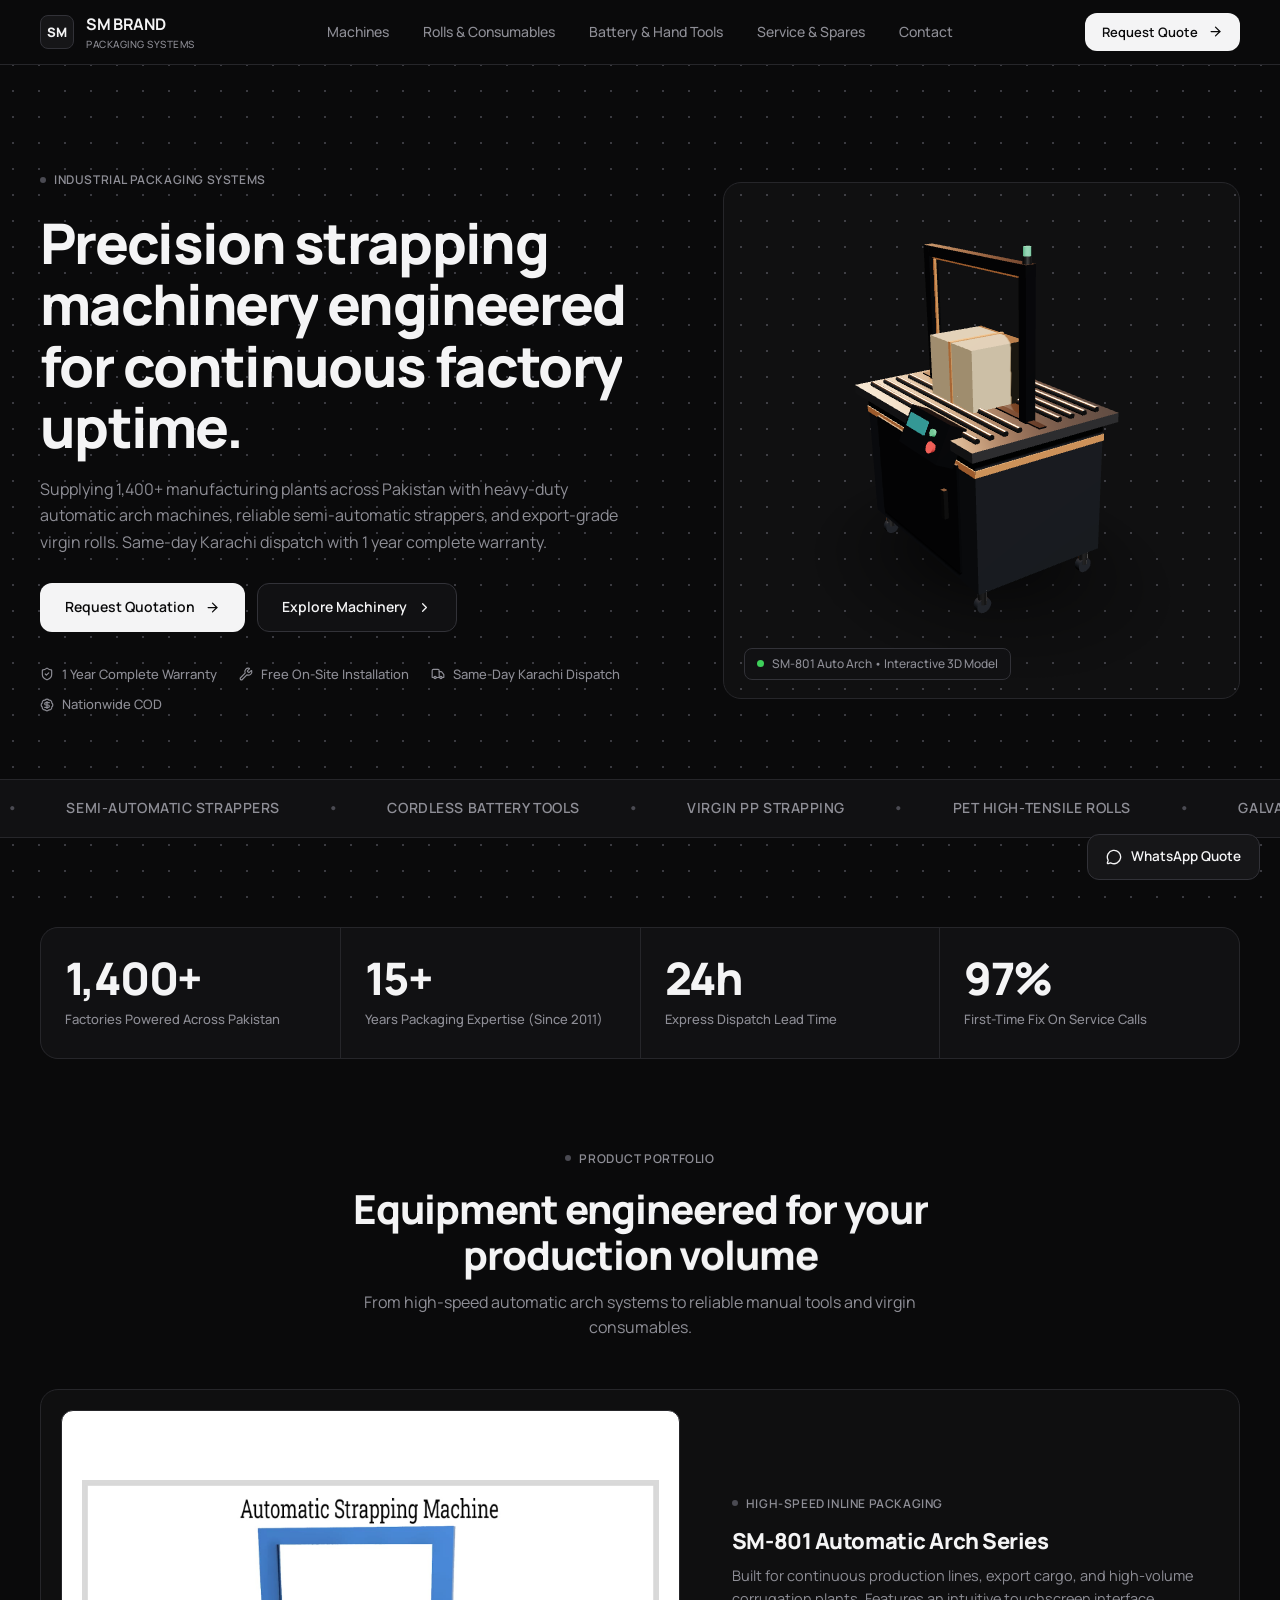
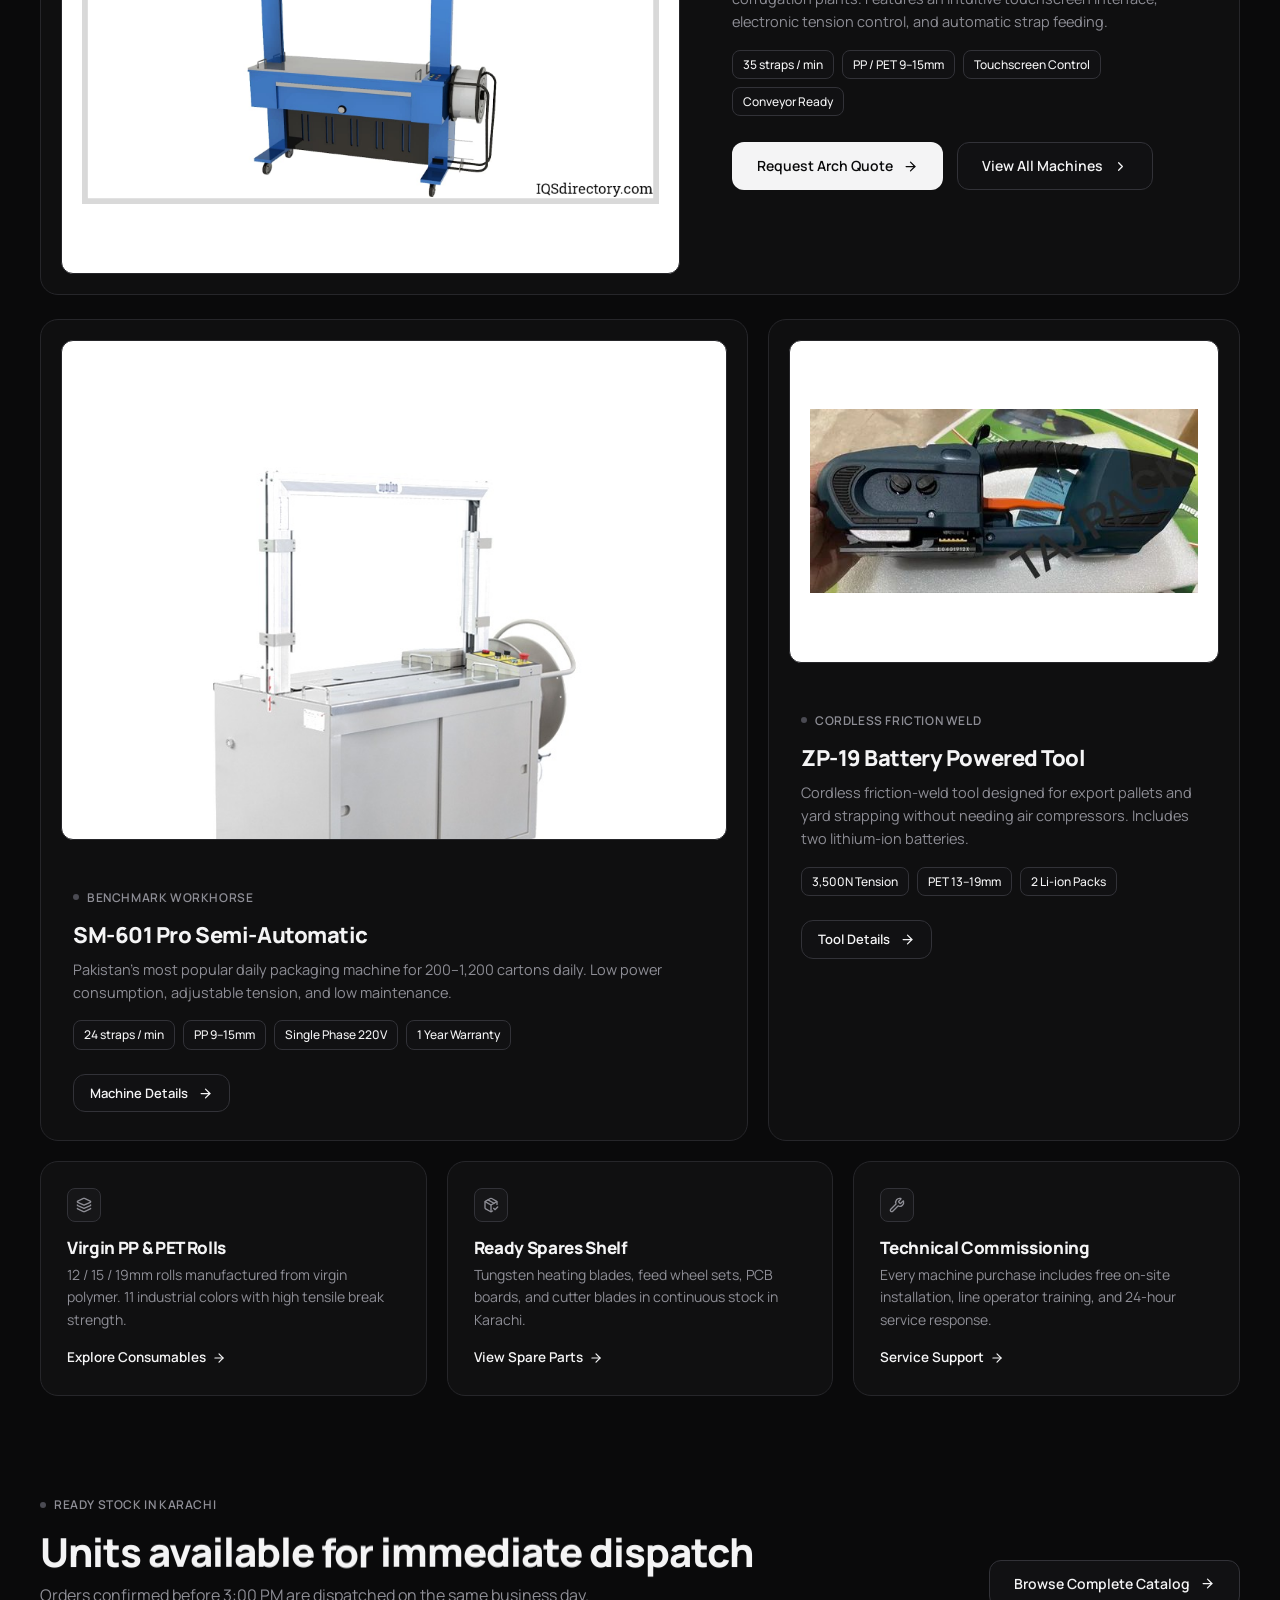
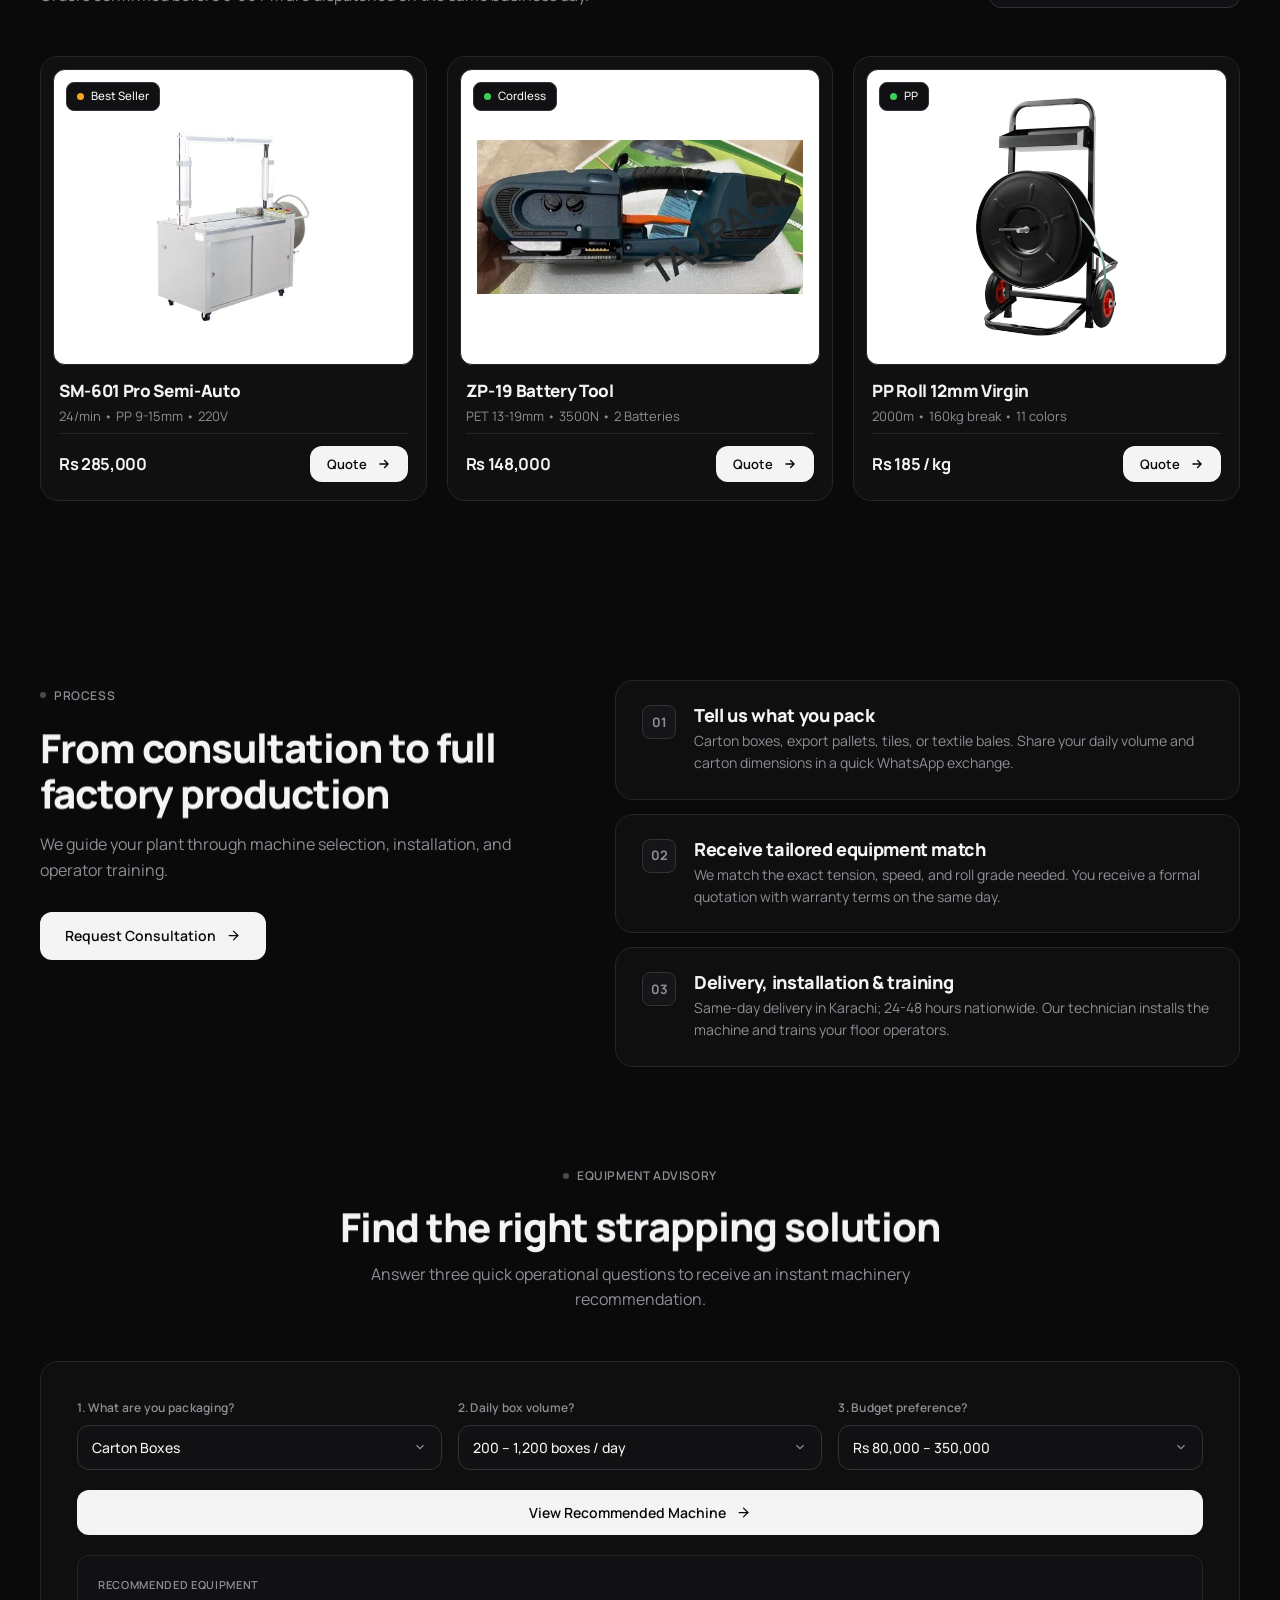
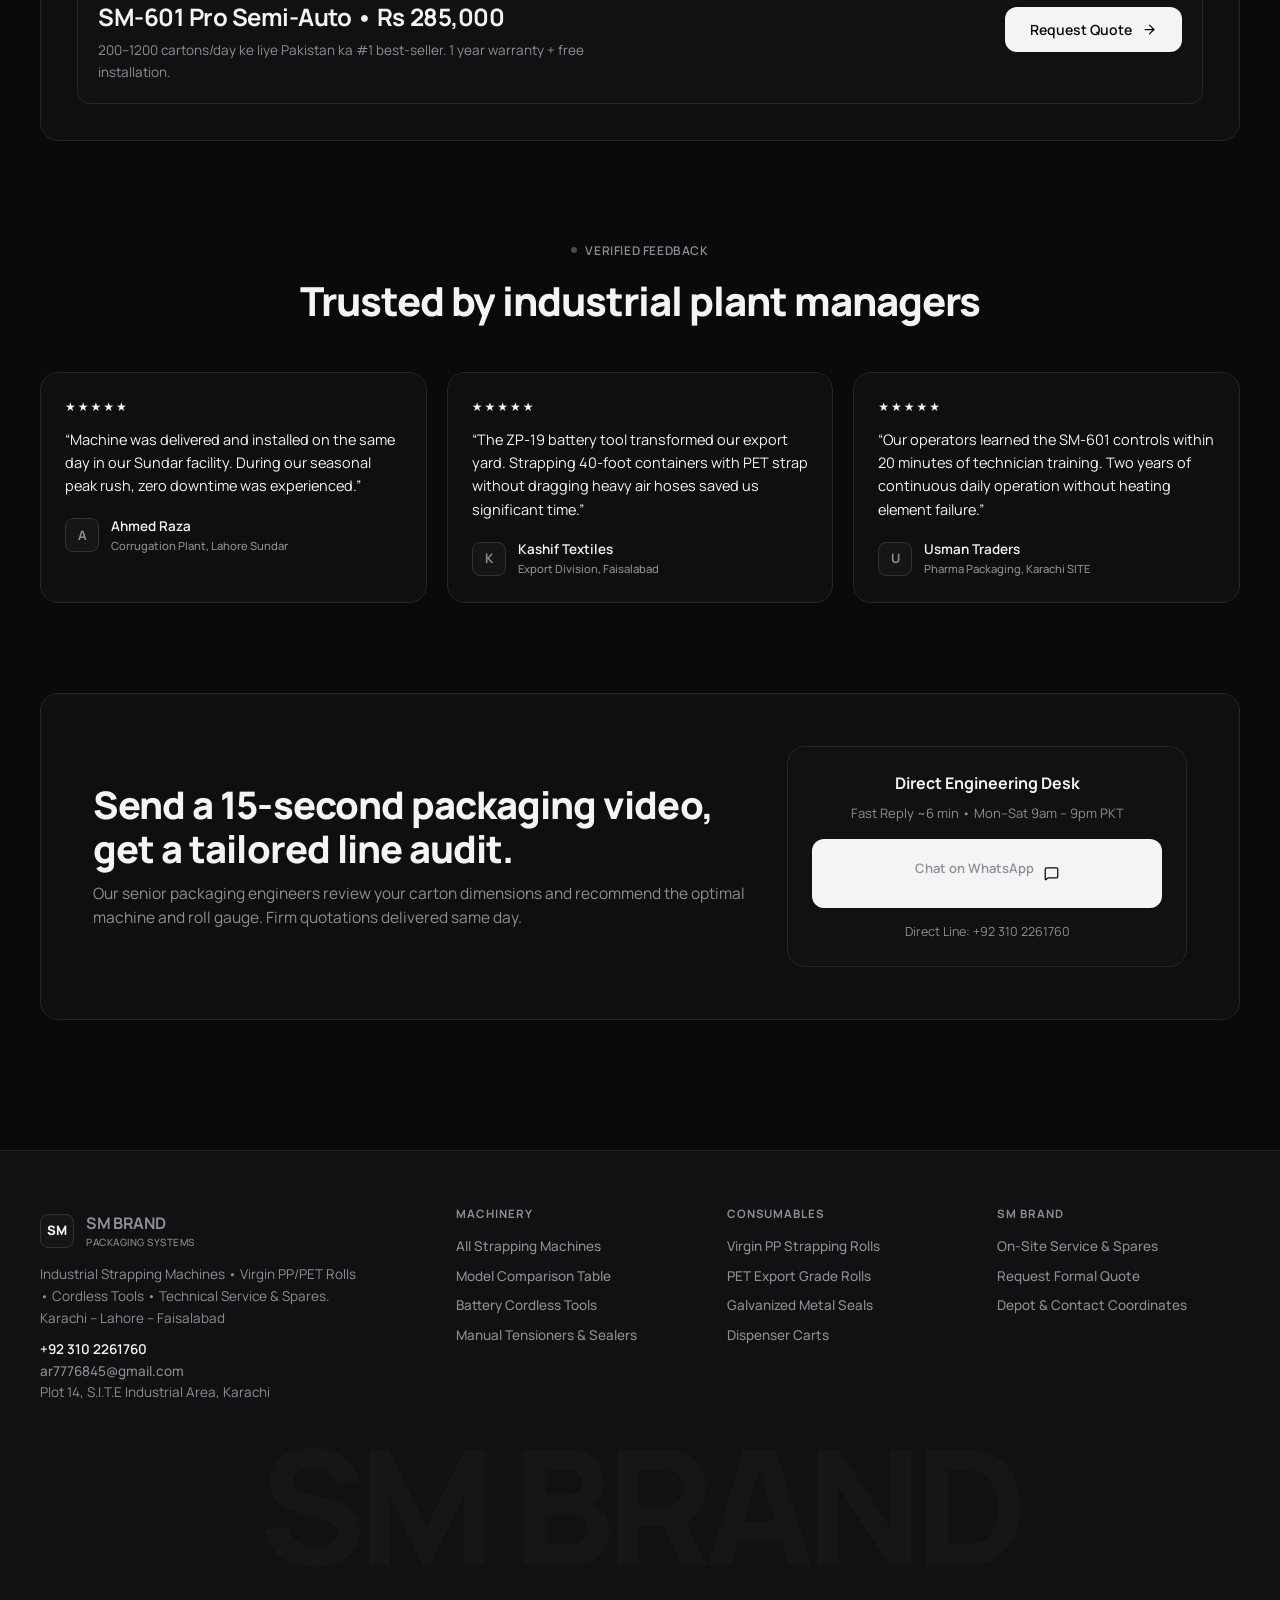
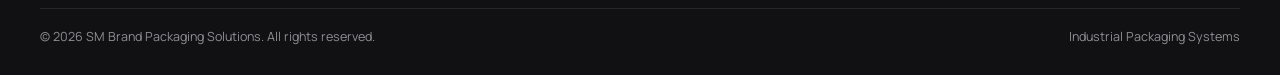
<file: index.html>
<!DOCTYPE html>
<html lang="en">
<head>
<meta charset="UTF-8">
<meta name="viewport" content="width=device-width, initial-scale=1">
<title>SM BRAND — Industrial Strapping Machines, Rolls &amp; Packaging Systems</title>
<meta name="description" content="Pakistan's trusted industrial strapping partner. Automatic arch machines, semi-automatic strapping systems, virgin PP/PET rolls, and cordless battery tools. Karachi, Lahore, Faisalabad.">
<meta name="theme-color" content="#101113">
<script>document.documentElement.classList.add('js')</script>
<link rel="preconnect" href="https://fonts.googleapis.com">
<link rel="preconnect" href="https://fonts.gstatic.com" crossorigin>
<link href="https://fonts.googleapis.com/css2?family=Manrope:wght@400;500;600;700;800&display=swap" rel="stylesheet">
<link rel="stylesheet" href="assets/css/sm.css">
</head>
<body>
<div class="progress" aria-hidden="true"></div>
<div class="cursor-glow" aria-hidden="true"></div>
<div class="grain" aria-hidden="true"></div>
<div class="curtain" aria-hidden="true"></div>

<!-- Header / Navigation -->
<header class="header">
  <div class="container">
    <div class="nav">
      <a href="index.html" class="brand" aria-label="SM Brand home">
        <span class="brand-mark">SM</span>
        <span>SM BRAND<small>Packaging Systems</small></span>
      </a>
      <nav class="nav-links" aria-label="Main Navigation">
        <a href="machines.html">Machines</a>
        <a href="rolls.html">Rolls &amp; Consumables</a>
        <a href="tools.html">Battery &amp; Hand Tools</a>
        <a href="service.html">Service &amp; Spares</a>
        <a href="contact.html">Contact</a>
      </nav>
      <div class="nav-right">
        <a class="btn btn-primary btn-sm" data-magnetic href="contact.html#quote">
          <span>Request Quote</span>
          <i data-lucide="arrow-right"></i>
        </a>
        <button class="burger" aria-label="Toggle menu" aria-expanded="false">
          <span></span>
        </button>
      </div>
    </div>
  </div>
</header>

<!-- Mobile Navigation Drawer -->
<div class="mobile-menu" aria-hidden="false">
  <a href="machines.html">Machines</a>
  <a href="rolls.html">Rolls &amp; Consumables</a>
  <a href="tools.html">Battery &amp; Hand Tools</a>
  <a href="service.html">Service &amp; Spares</a>
  <a href="contact.html">Contact</a>
  <a href="contact.html#quote" style="color:var(--orange)">Request Quote →</a>
</div>

<main>

<!-- Hero Section: Spacious & Human-Designed -->
<section class="hero">
  <div class="container hero-grid">
    <div>
      <span class="eyebrow" data-in>
        <i class="dot"></i> Industrial Packaging Systems
      </span>
      <h1 class="h-display" data-split data-delay=".1">
        Precision strapping machinery engineered for continuous factory uptime.
      </h1>
      <p class="lead" data-in>
        Supplying 1,400+ manufacturing plants across Pakistan with heavy-duty automatic arch machines, reliable semi-automatic strappers, and export-grade virgin rolls. Same-day Karachi dispatch with 1 year complete warranty.
      </p>
      <div class="hero-ctas" data-in>
        <a class="btn btn-primary" data-magnetic href="https://wa.me/923102261760?text=Salam%20SM%20Brand,%20industrial%20strapping%20machine%20quote%20chahiye" target="_blank" rel="noopener">
          <span>Request Quotation</span>
          <i data-lucide="arrow-right"></i>
        </a>
        <a class="btn btn-ghost" data-magnetic href="machines.html">
          <span>Explore Machinery</span>
          <i data-lucide="chevron-right"></i>
        </a>
      </div>
      <div class="checks" data-in>
        <span><i data-lucide="shield-check"></i> 1 Year Complete Warranty</span>
        <span><i data-lucide="wrench"></i> Free On-Site Installation</span>
        <span><i data-lucide="truck"></i> Same-Day Karachi Dispatch</span>
        <span><i data-lucide="badge-dollar-sign"></i> Nationwide COD</span>
      </div>
    </div>

    <!-- 3D Interactive Model Visual Frame -->
    <div class="hero-visual" data-in>
      <div class="hero-3d-wrapper" id="hero3dWrapper">
        <div id="hero3dContainer" title="Drag to inspect industrial strapping machine"></div>

        <!-- Static Fallback for no WebGL / Reduced Motion -->
        <div class="hero-fallback-card">
          <div class="plate">
            <img src="assets/img/machine-semi.jpg" alt="SM-601 Pro Semi-Automatic Strapping Machine" fetchpriority="high">
          </div>
        </div>

        <!-- Restrained Pedestal Metadata -->
        <div class="pedestal-tag">
          <span class="badge-indicator"></span>
          <span>SM-801 Auto Arch • Interactive 3D Model</span>
        </div>
      </div>
    </div>
  </div>
</section>

<!-- Industrial Ticker -->
<div class="marquee" aria-hidden="true">
  <div class="marquee-track">
    <span>Automatic Arch Machines</span>
    <span>Semi-Automatic Strappers</span>
    <span>Cordless Battery Tools</span>
    <span>Virgin PP Strapping</span>
    <span>PET High-Tensile Rolls</span>
    <span>Galvanized Seals</span>
    <span>Genuine Spares Stock</span>
    <span>Free On-Site Commissioning</span>
    <span>Automatic Arch Machines</span>
    <span>Semi-Automatic Strappers</span>
    <span>Cordless Battery Tools</span>
    <span>Virgin PP Strapping</span>
    <span>PET High-Tensile Rolls</span>
    <span>Galvanized Seals</span>
    <span>Genuine Spares Stock</span>
    <span>Free On-Site Commissioning</span>
  </div>
</div>

<!-- Key Operational Metrics -->
<section class="section" style="padding-bottom:0">
  <div class="container">
    <div class="stats" data-reveal>
      <div class="stat">
        <b data-count="1400" data-suffix="+">0</b>
        <span>Factories Powered Across Pakistan</span>
      </div>
      <div class="stat">
        <b data-count="15" data-suffix="+">0</b>
        <span>Years Packaging Expertise (Since 2011)</span>
      </div>
      <div class="stat">
        <b data-count="24" data-suffix="h">0</b>
        <span>Express Dispatch Lead Time</span>
      </div>
      <div class="stat">
        <b data-count="97" data-suffix="%">0</b>
        <span>First-Time Fix On Service Calls</span>
      </div>
    </div>
  </div>
</section>

<!-- Editorial Machinery Showcase -->
<section class="section">
  <div class="container">
    <div class="section-head">
      <span class="eyebrow" data-reveal><i class="dot"></i> Product Portfolio</span>
      <h2 class="h-section" data-split>Equipment engineered for your production volume</h2>
      <p data-reveal>From high-speed automatic arch systems to reliable manual tools and virgin consumables.</p>
    </div>

    <!-- Featured Hero Spotlight Card -->
    <div class="showcase-card featured" data-reveal>
      <div class="showcase-media">
        <div class="plate">
          <img src="assets/img/machine-auto.jpg" alt="SM-801 Automatic Arch Strapping Machine" loading="lazy">
        </div>
      </div>
      <div class="showcase-body">
        <span class="eyebrow"><i class="dot"></i> High-Speed Inline Packaging</span>
        <h3>SM-801 Automatic Arch Series</h3>
        <p>Built for continuous production lines, export cargo, and high-volume corrugation plants. Features an intuitive touchscreen interface, electronic tension control, and automatic strap feeding.</p>
        <div class="spec-pills">
          <span class="spec-pill">35 straps / min</span>
          <span class="spec-pill">PP / PET 9–15mm</span>
          <span class="spec-pill">Touchscreen Control</span>
          <span class="spec-pill">Conveyor Ready</span>
        </div>
        <div style="margin-top:16px;display:flex;gap:14px;flex-wrap:wrap">
          <a class="btn btn-primary" href="contact.html#quote">
            <span>Request Arch Quote</span>
            <i data-lucide="arrow-right"></i>
          </a>
          <a class="btn btn-ghost" href="machines.html">
            <span>View All Machines</span>
            <i data-lucide="chevron-right"></i>
          </a>
        </div>
      </div>
    </div>

    <!-- Secondary Tier: Asymmetric 2-Card Row -->
    <div class="showcase-grid" style="margin-top:24px">
      <!-- Card 1: Semi-Auto -->
      <div class="showcase-card" data-reveal>
        <div class="showcase-media">
          <div class="plate">
            <img src="assets/img/machine-semi.jpg" alt="SM-601 Pro Semi-Automatic Strapping Machine" loading="lazy">
          </div>
        </div>
        <div class="showcase-body">
          <span class="eyebrow"><i class="dot"></i> Benchmark Workhorse</span>
          <h3>SM-601 Pro Semi-Automatic</h3>
          <p>Pakistan's most popular daily packaging machine for 200–1,200 cartons daily. Low power consumption, adjustable tension, and low maintenance.</p>
          <div class="spec-pills">
            <span class="spec-pill">24 straps / min</span>
            <span class="spec-pill">PP 9–15mm</span>
            <span class="spec-pill">Single Phase 220V</span>
            <span class="spec-pill">1 Year Warranty</span>
          </div>
          <div style="margin-top:14px">
            <a class="btn btn-ghost btn-sm" href="machines.html">
              <span>Machine Details</span>
              <i data-lucide="arrow-right"></i>
            </a>
          </div>
        </div>
      </div>

      <!-- Card 2: Battery Tools -->
      <div class="showcase-card" data-reveal>
        <div class="showcase-media">
          <div class="plate">
            <img src="assets/img/tool-battery.jpg" alt="ZP-19 Cordless Battery Strapping Tool" loading="lazy">
          </div>
        </div>
        <div class="showcase-body">
          <span class="eyebrow"><i class="dot"></i> Cordless Friction Weld</span>
          <h3>ZP-19 Battery Powered Tool</h3>
          <p>Cordless friction-weld tool designed for export pallets and yard strapping without needing air compressors. Includes two lithium-ion batteries.</p>
          <div class="spec-pills">
            <span class="spec-pill">3,500N Tension</span>
            <span class="spec-pill">PET 13–19mm</span>
            <span class="spec-pill">2 Li-ion Packs</span>
          </div>
          <div style="margin-top:14px">
            <a class="btn btn-ghost btn-sm" href="tools.html">
              <span>Tool Details</span>
              <i data-lucide="arrow-right"></i>
            </a>
          </div>
        </div>
      </div>
    </div>

    <!-- Tertiary Tier: 3 Clean Modules -->
    <div class="modules-row">
      <div class="module-card" data-reveal>
        <div>
          <div class="module-icon"><i data-lucide="layers"></i></div>
          <h4 style="margin-top:16px">Virgin PP &amp; PET Rolls</h4>
          <p style="margin-top:6px">12 / 15 / 19mm rolls manufactured from virgin polymer. 11 industrial colors with high tensile break strength.</p>
        </div>
        <a href="rolls.html" style="font-size:13.5px;font-weight:600;color:var(--orange);display:flex;align-items:center;gap:6px">
          <span>Explore Consumables</span>
          <i data-lucide="arrow-right" style="width:14px;height:14px"></i>
        </a>
      </div>

      <div class="module-card" data-reveal>
        <div>
          <div class="module-icon"><i data-lucide="package-check"></i></div>
          <h4 style="margin-top:16px">Ready Spares Shelf</h4>
          <p style="margin-top:6px">Tungsten heating blades, feed wheel sets, PCB boards, and cutter blades in continuous stock in Karachi.</p>
        </div>
        <a href="service.html" style="font-size:13.5px;font-weight:600;color:var(--orange);display:flex;align-items:center;gap:6px">
          <span>View Spare Parts</span>
          <i data-lucide="arrow-right" style="width:14px;height:14px"></i>
        </a>
      </div>

      <div class="module-card" data-reveal>
        <div>
          <div class="module-icon"><i data-lucide="wrench"></i></div>
          <h4 style="margin-top:16px">Technical Commissioning</h4>
          <p style="margin-top:6px">Every machine purchase includes free on-site installation, line operator training, and 24-hour service response.</p>
        </div>
        <a href="service.html" style="font-size:13.5px;font-weight:600;color:var(--orange);display:flex;align-items:center;gap:6px">
          <span>Service Support</span>
          <i data-lucide="arrow-right" style="width:14px;height:14px"></i>
        </a>
      </div>
    </div>
  </div>
</section>

<!-- Ready Stock Section -->
<section class="section" style="padding-top:10px">
  <div class="container">
    <div class="section-head left" style="max-width:none;flex-direction:row;justify-content:space-between;align-items:flex-end;flex-wrap:wrap;gap:20px">
      <div style="display:flex;flex-direction:column;gap:8px;align-items:flex-start">
        <span class="eyebrow" data-reveal><i class="dot"></i> Ready Stock In Karachi</span>
        <h2 class="h-section" data-split>Units available for immediate dispatch</h2>
        <p style="color:var(--muted)" data-reveal>Orders confirmed before 3:00 PM are dispatched on the same business day.</p>
      </div>
      <a class="btn btn-ghost" href="machines.html" data-reveal>
        <span>Browse Complete Catalog</span>
        <i data-lucide="arrow-right"></i>
      </a>
    </div>
    <div class="grid-3" id="homeProducts" style="margin-top:36px"></div>
  </div>
</section>

<!-- Process Timeline -->
<section class="section process">
  <div class="container process-wrap">
    <div class="process-left">
      <span class="eyebrow" data-reveal><i class="dot"></i> Process</span>
      <h2 class="h-section" data-split>From consultation to full factory production</h2>
      <p class="lead" data-reveal>We guide your plant through machine selection, installation, and operator training.</p>
      <a class="btn btn-primary" style="margin-top:28px" data-magnetic href="contact.html#quote" data-reveal>
        <span>Request Consultation</span>
        <i data-lucide="arrow-right"></i>
      </a>
    </div>
    <div class="steps">
      <div class="step">
        <div class="num">01</div>
        <div>
          <h3>Tell us what you pack</h3>
          <p>Carton boxes, export pallets, tiles, or textile bales. Share your daily volume and carton dimensions in a quick WhatsApp exchange.</p>
        </div>
      </div>
      <div class="step">
        <div class="num">02</div>
        <div>
          <h3>Receive tailored equipment match</h3>
          <p>We match the exact tension, speed, and roll grade needed. You receive a formal quotation with warranty terms on the same day.</p>
        </div>
      </div>
      <div class="step">
        <div class="num">03</div>
        <div>
          <h3>Delivery, installation &amp; training</h3>
          <p>Same-day delivery in Karachi; 24-48 hours nationwide. Our technician installs the machine and trains your floor operators.</p>
        </div>
      </div>
    </div>
  </div>
</section>

<!-- Smart Equipment Finder -->
<section class="section" style="padding-top:10px">
  <div class="container">
    <div class="section-head">
      <span class="eyebrow" data-reveal><i class="dot"></i> Equipment Advisory</span>
      <h2 class="h-section" data-split>Find the right strapping solution</h2>
      <p data-reveal>Answer three quick operational questions to receive an instant machinery recommendation.</p>
    </div>
    <div class="finder" data-reveal>
      <div class="finder-steps">
        <div class="field">
          <label for="f_product">1. What are you packaging?</label>
          <select id="f_product">
            <option>Carton Boxes</option>
            <option>Pallets / Export</option>
            <option>Bricks / Tiles</option>
            <option>Textile Bales</option>
            <option>Steel / Heavy</option>
          </select>
        </div>
        <div class="field">
          <label for="f_volume">2. Daily box volume?</label>
          <select id="f_volume">
            <option value="low">Under 200 boxes / day</option>
            <option value="mid" selected>200 – 1,200 boxes / day</option>
            <option value="high">1,200+ boxes / day</option>
          </select>
        </div>
        <div class="field">
          <label for="f_budget">3. Budget preference?</label>
          <select id="f_budget">
            <option value="low">Under Rs 80,000</option>
            <option value="mid" selected>Rs 80,000 – 350,000</option>
            <option value="high">Rs 350,000+</option>
          </select>
        </div>
      </div>
      <div style="margin-top:20px">
        <button class="btn btn-primary btn-block" id="finderBtn" type="button">
          <span>View Recommended Machine</span>
          <i data-lucide="arrow-right"></i>
        </button>
      </div>
      <div class="result" id="finderResult">
        <div>
          <div class="lbl">RECOMMENDED EQUIPMENT</div>
          <div class="rec-name"></div>
          <div class="rec-note"></div>
        </div>
        <button class="btn btn-primary rec-wa" type="button" data-quote="SM-601 Pro Semi-Auto">
          <span>Request Quote</span>
          <i data-lucide="arrow-right"></i>
        </button>
      </div>
    </div>
  </div>
</section>

<!-- Client Trust & Testimonials -->
<section class="section" style="padding-top:10px">
  <div class="container">
    <div class="section-head">
      <span class="eyebrow" data-reveal><i class="dot"></i> Verified Feedback</span>
      <h2 class="h-section" data-split>Trusted by industrial plant managers</h2>
    </div>
    <div class="grid-3" data-stagger>
      <div class="quote">
        <div class="stars">★★★★★</div>
        <p>“Machine was delivered and installed on the same day in our Sundar facility. During our seasonal peak rush, zero downtime was experienced.”</p>
        <div class="who">
          <span class="av">A</span>
          <div>Ahmed Raza<small>Corrugation Plant, Lahore Sundar</small></div>
        </div>
      </div>
      <div class="quote">
        <div class="stars">★★★★★</div>
        <p>“The ZP-19 battery tool transformed our export yard. Strapping 40-foot containers with PET strap without dragging heavy air hoses saved us significant time.”</p>
        <div class="who">
          <span class="av">K</span>
          <div>Kashif Textiles<small>Export Division, Faisalabad</small></div>
        </div>
      </div>
      <div class="quote">
        <div class="stars">★★★★★</div>
        <p>“Our operators learned the SM-601 controls within 20 minutes of technician training. Two years of continuous daily operation without heating element failure.”</p>
        <div class="who">
          <span class="av">U</span>
          <div>Usman Traders<small>Pharma Packaging, Karachi SITE</small></div>
        </div>
      </div>
    </div>
  </div>
</section>

<!-- Callout Banner -->
<section class="section" style="padding-top:0">
  <div class="container">
    <div class="cta" data-reveal="scale">
      <div class="cta-grid">
        <div>
          <h2>Send a 15-second packaging video, get a tailored line audit.</h2>
          <p>Our senior packaging engineers review your carton dimensions and recommend the optimal machine and roll gauge. Firm quotations delivered same day.</p>
        </div>
        <div class="cta-box">
          <b>Direct Engineering Desk</b>
          <span>Fast Reply ~6 min • Mon–Sat 9am – 9pm PKT</span>
          <a class="btn btn-primary btn-block" data-magnetic href="https://wa.me/923102261760?text=Salam%20SM%20Brand,%20packaging%20audit%20quote%20chahiye" target="_blank" rel="noopener">
            <span>Chat on WhatsApp</span>
            <i data-lucide="message-square"></i>
          </a>
          <div style="font-size:12.5px;color:var(--muted);margin-top:14px">Direct Line: +92 310 2261760</div>
        </div>
      </div>
    </div>
  </div>
</section>

</main>

<!-- Global Footer -->
<footer>
  <div class="container">
    <div class="footer-grid">
      <div>
        <a href="index.html" class="brand">
          <span class="brand-mark">SM</span>
          <span>SM BRAND<small>Packaging Systems</small></span>
        </a>
        <p>Industrial Strapping Machines • Virgin PP/PET Rolls • Cordless Tools • Technical Service &amp; Spares.<br>Karachi – Lahore – Faisalabad</p>
        <p style="color:var(--ink);font-weight:600">
          +92 310 2261760<br>
          <a href="mailto:ar7776845@gmail.com" style="display:inline;padding:0">ar7776845@gmail.com</a><br>
          <span style="font-weight:400;color:var(--muted)">Plot 14, S.I.T.E Industrial Area, Karachi</span>
        </p>
      </div>
      <div>
        <h5>Machinery</h5>
        <a href="machines.html">All Strapping Machines</a>
        <a href="machines.html#compare">Model Comparison Table</a>
        <a href="tools.html">Battery Cordless Tools</a>
        <a href="tools.html#hand">Manual Tensioners &amp; Sealers</a>
      </div>
      <div>
        <h5>Consumables</h5>
        <a href="rolls.html">Virgin PP Strapping Rolls</a>
        <a href="rolls.html">PET Export Grade Rolls</a>
        <a href="rolls.html">Galvanized Metal Seals</a>
        <a href="rolls.html">Dispenser Carts</a>
      </div>
      <div>
        <h5>SM Brand</h5>
        <a href="service.html">On-Site Service &amp; Spares</a>
        <a href="contact.html#quote">Request Formal Quote</a>
        <a href="contact.html">Depot &amp; Contact Coordinates</a>
      </div>
    </div>
    <div class="giant" aria-hidden="true">SM BRAND</div>
    <div class="copy">
      <span>© 2026 SM Brand Packaging Solutions. All rights reserved.</span>
      <span>Industrial Packaging Systems</span>
    </div>
  </div>
</footer>

<!-- Floating WhatsApp Widget -->
<a class="wa" id="waFloat" href="https://wa.me/923102261760?text=Salam%20SM%20Brand,%20quote%20chahiye" target="_blank" rel="noopener" aria-label="WhatsApp engineering quote">
  <i data-lucide="message-circle"></i>
  <span>WhatsApp Quote</span>
</a>

<!-- Scripts -->
<script src="assets/js/vendor/three.min.js"></script>
<script src="assets/js/vendor/gsap.min.js"></script>
<script src="assets/js/vendor/ScrollTrigger.min.js"></script>
<script src="assets/js/vendor/lenis.min.js"></script>
<script src="assets/js/vendor/lucide.min.js"></script>
<script src="assets/js/sm-config.js"></script>
<script src="assets/js/sm-data.js"></script>
<script src="assets/js/sm-hero-3d.js"></script>
<script src="assets/js/sm.js"></script>
<script>
(function(){
  var want = [['machines','sm601'],['battery','zp-19-battery-tool'],['rolls','pp-roll-12mm-virgin']];
  var box = document.getElementById('homeProducts');
  if(!box) return;
  box.innerHTML = '<div class="skeleton"></div><div class="skeleton"></div><div class="skeleton"></div>';
  SM.fetchProducts('').then(function(all){
    var picks = want.map(function(w){
      return all.filter(function(p){return p.slug===w[1];})[0] || all.filter(function(p){return p.category===w[0];})[0];
    }).filter(Boolean);
    if(!picks.length) picks = all.slice(0,3);
    SM.renderCards(box, picks);
  });
})();
</script>
</body>
</html>
</file>
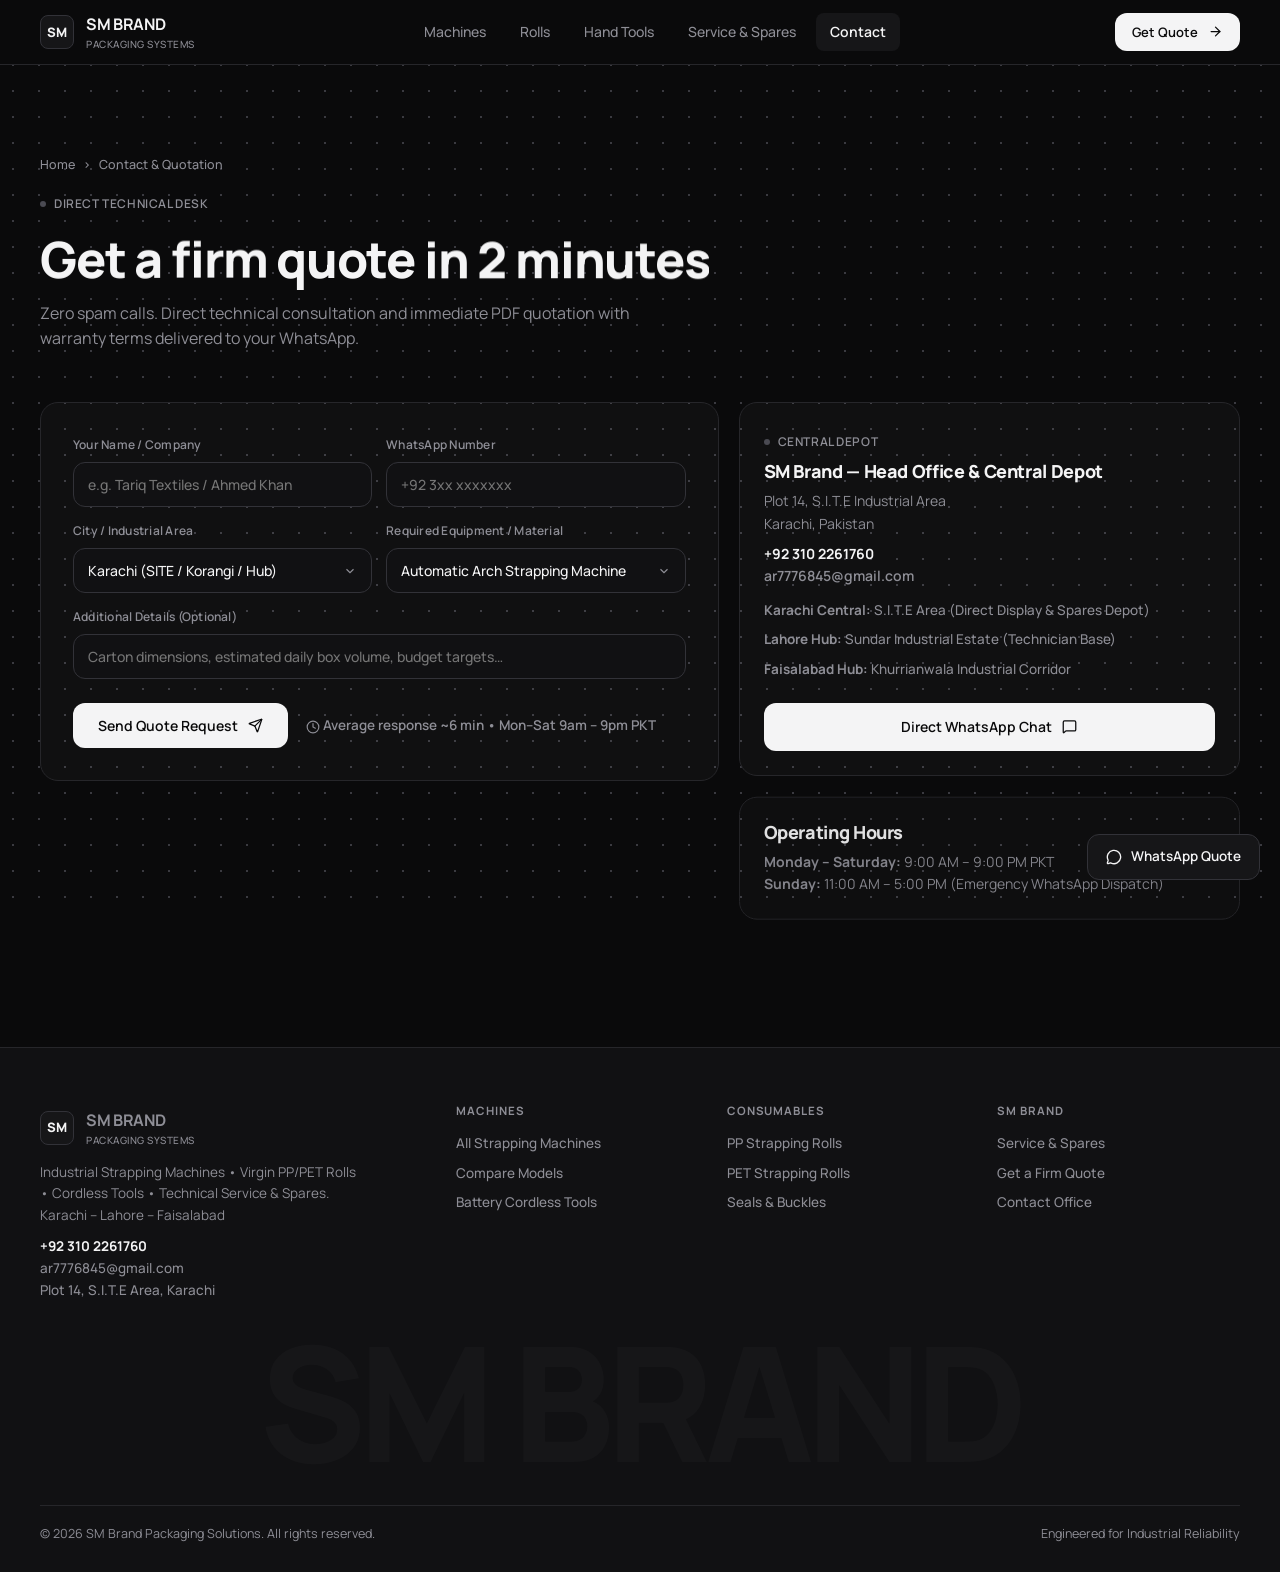
<file: contact.html>
<!DOCTYPE html>
<html lang="en">
<head>
<meta charset="UTF-8">
<meta name="viewport" content="width=device-width, initial-scale=1">
<title>Contact / Get Quote — SM BRAND</title>
<meta name="description" content="Get a firm commercial quotation for strapping machines, rolls and tools. WhatsApp quote delivered same day. Free line audit.">
<meta name="theme-color" content="#101113">
<script>document.documentElement.classList.add('js')</script>
<link rel="preconnect" href="https://fonts.googleapis.com">
<link rel="preconnect" href="https://fonts.gstatic.com" crossorigin>
<link href="https://fonts.googleapis.com/css2?family=Manrope:wght@400;500;600;700;800&display=swap" rel="stylesheet">
<link rel="stylesheet" href="assets/css/sm.css">
</head>
<body>
<div class="progress" aria-hidden="true"></div>
<div class="cursor-glow" aria-hidden="true"></div>
<div class="grain" aria-hidden="true"></div>
<div class="curtain" aria-hidden="true"></div>

<!-- Header -->
<header class="header">
  <div class="container">
    <div class="nav">
      <a href="index.html" class="brand" aria-label="SM Brand home">
        <span class="brand-mark">SM</span>
        <span>SM BRAND<small>Packaging Systems</small></span>
      </a>
      <nav class="nav-links" aria-label="Main Navigation">
        <a href="machines.html">Machines</a>
        <a href="rolls.html">Rolls</a>
        <a href="tools.html">Hand Tools</a>
        <a href="service.html">Service &amp; Spares</a>
        <a href="contact.html" class="active" aria-current="page">Contact</a>
      </nav>
      <div class="nav-right">
        <a class="btn btn-primary btn-sm" data-magnetic href="#quote">
          <span>Get Quote</span>
          <i data-lucide="arrow-right"></i>
        </a>
        <button class="burger" aria-label="Toggle menu" aria-expanded="false"><span></span></button>
      </div>
    </div>
  </div>
</header>

<!-- Mobile Navigation Drawer -->
<div class="mobile-menu" aria-hidden="false">
  <a href="machines.html">Machines</a>
  <a href="rolls.html">Rolls &amp; Consumables</a>
  <a href="tools.html">Battery &amp; Hand Tools</a>
  <a href="service.html">Service &amp; Spares</a>
  <a href="contact.html">Contact</a>
  <a href="#quote" style="color:var(--orange)">Get Instant Quote →</a>
</div>

<main>
<section class="page-hero">
  <div class="container">
    <nav class="crumbs" aria-label="Breadcrumb">
      <a href="index.html">Home</a>
      <span>›</span>
      <span>Contact &amp; Quotation</span>
    </nav>
    <div style="margin-bottom:12px"><span class="eyebrow"><i class="dot"></i> Direct Technical Desk</span></div>
    <h1 data-split>Get a firm quote in 2 minutes</h1>
    <p data-reveal data-delay=".2">
      Zero spam calls. Direct technical consultation and immediate PDF quotation with warranty terms delivered to your WhatsApp.
    </p>
  </div>
</section>

<section class="section" id="quote" style="padding-top:10px">
  <div class="container">
    <div class="contact-grid">
      <!-- Quote Builder Form -->
      <form class="form" id="quoteForm" novalidate data-reveal>
        <div class="q-grid">
          <div class="field">
            <label for="q_name">Your Name / Company</label>
            <input class="input" id="q_name" autocomplete="name" placeholder="e.g. Tariq Textiles / Ahmed Khan">
            <div class="err">Please enter your name or company (at least 2 letters).</div>
          </div>
          <div class="field">
            <label for="q_wa">WhatsApp Number</label>
            <input class="input" id="q_wa" type="tel" inputmode="tel" autocomplete="tel" placeholder="+92 3xx xxxxxxx">
            <div class="err">Please enter a valid WhatsApp phone number.</div>
          </div>
          <div class="field">
            <label for="q_city">City / Industrial Area</label>
            <select class="input" id="q_city">
              <option>Karachi (SITE / Korangi / Hub)</option>
              <option>Lahore (Sundar / Kot Lakhpat / Quaid-e-Azam)</option>
              <option>Faisalabad (Khurrianwala / Small Industrial)</option>
              <option>Sialkot / Gujranwala</option>
              <option>Islamabad / Rawalpindi / Hattar</option>
              <option>Peshawar / Multan</option>
              <option>Other Region</option>
            </select>
          </div>
          <div class="field">
            <label for="q_need">Required Equipment / Material</label>
            <select class="input" id="q_need">
              <option>Automatic Arch Strapping Machine</option>
              <option>Semi-Automatic Machine (SM-601 Pro)</option>
              <option>Cordless Battery Tool (ZP-19)</option>
              <option>PP / PET Strapping Rolls (Bulk)</option>
              <option>Manual Hand Tensioner &amp; Sealer</option>
              <option>Spare Parts / Urgent Repair</option>
              <option>Need Expert Advice - Call Me</option>
            </select>
          </div>
          <div class="field full">
            <label for="q_msg">Additional Details (Optional)</label>
            <input class="input" id="q_msg" placeholder="Carton dimensions, estimated daily box volume, budget targets…">
          </div>
        </div>
        <div style="display:flex;gap:18px;align-items:center;margin-top:24px;flex-wrap:wrap">
          <button class="btn btn-primary" type="submit" data-magnetic>
            <span>Send Quote Request</span>
            <i data-lucide="send"></i>
          </button>
          <span style="color:var(--muted);font-size:13.5px;font-weight:600">
            <i data-lucide="clock" style="width:14px;height:14px;vertical-align:middle"></i> Average response ~6 min • Mon–Sat 9am – 9pm PKT
          </span>
        </div>
        <div class="notice" id="quoteMsg" role="status">
          ✓ Done! WhatsApp window opened — send the prefilled message to receive your instant PDF quote.
        </div>
      </form>

      <!-- Office Coordinates & Information -->
      <div>
        <div class="info" data-reveal>
          <span class="eyebrow" style="margin-bottom:10px;display:inline-flex"><i class="dot"></i> Central Depot</span>
          <h3>SM Brand — Head Office &amp; Central Depot</h3>
          <p>Plot 14, S.I.T.E Industrial Area<br>Karachi, Pakistan</p>
          <p style="color:var(--ink);font-weight:700">
            +92 310 2261760<br>
            <a href="mailto:ar7776845@gmail.com" style="color:var(--muted);font-weight:600">ar7776845@gmail.com</a>
          </p>
          <ul>
            <li><b>Karachi Central:</b> S.I.T.E Area (Direct Display &amp; Spares Depot)</li>
            <li><b>Lahore Hub:</b> Sundar Industrial Estate (Technician Base)</li>
            <li><b>Faisalabad Hub:</b> Khurrianwala Industrial Corridor</li>
          </ul>
          <a class="btn btn-primary btn-block" style="margin-top:22px" target="_blank" rel="noopener" href="https://wa.me/923102261760?text=Salam%20SM%20Brand,%20quote%20chahiye">
            <span>Direct WhatsApp Chat</span>
            <i data-lucide="message-square"></i>
          </a>
        </div>
        <div class="info" data-reveal style="margin-top:18px">
          <h3>Operating Hours</h3>
          <p>
            <b>Monday – Saturday:</b> 9:00 AM – 9:00 PM PKT<br>
            <b>Sunday:</b> 11:00 AM – 5:00 PM (Emergency WhatsApp Dispatch)
          </p>
        </div>
      </div>
    </div>
  </div>
</section>

</main>

<!-- Footer -->
<footer>
  <div class="container">
    <div class="footer-grid">
      <div>
        <a href="index.html" class="brand">
          <span class="brand-mark">SM</span>
          <span>SM BRAND<small>Packaging Systems</small></span>
        </a>
        <p>Industrial Strapping Machines • Virgin PP/PET Rolls • Cordless Tools • Technical Service &amp; Spares.<br>Karachi – Lahore – Faisalabad</p>
        <p style="color:var(--ink);font-weight:700">
          +92 310 2261760<br>
          <a href="mailto:ar7776845@gmail.com" style="display:inline;padding:0">ar7776845@gmail.com</a><br>
          <span style="font-weight:500;color:var(--muted)">Plot 14, S.I.T.E Area, Karachi</span>
        </p>
      </div>
      <div>
        <h5>Machines</h5>
        <a href="machines.html">All Strapping Machines</a>
        <a href="machines.html#compare">Compare Models</a>
        <a href="tools.html">Battery Cordless Tools</a>
      </div>
      <div>
        <h5>Consumables</h5>
        <a href="rolls.html">PP Strapping Rolls</a>
        <a href="rolls.html">PET Strapping Rolls</a>
        <a href="rolls.html">Seals &amp; Buckles</a>
      </div>
      <div>
        <h5>SM Brand</h5>
        <a href="service.html">Service &amp; Spares</a>
        <a href="contact.html#quote">Get a Firm Quote</a>
        <a href="contact.html">Contact Office</a>
      </div>
    </div>
    <div class="giant" aria-hidden="true">SM BRAND</div>
    <div class="copy">
      <span>© 2026 SM Brand Packaging Solutions. All rights reserved.</span>
      <span>Engineered for Industrial Reliability</span>
    </div>
  </div>
</footer>

<a class="wa" id="waFloat" href="https://wa.me/923102261760?text=Salam%20SM%20Brand,%20quote%20chahiye" target="_blank" rel="noopener" aria-label="WhatsApp quote">
  <i data-lucide="message-circle"></i>
  <span>WhatsApp Quote</span>
</a>

<script src="assets/js/vendor/gsap.min.js"></script>
<script src="assets/js/vendor/ScrollTrigger.min.js"></script>
<script src="assets/js/vendor/lenis.min.js"></script>
<script src="assets/js/vendor/lucide.min.js"></script>
<script src="assets/js/sm-config.js"></script>
<script src="assets/js/sm-data.js"></script>
<script src="assets/js/sm.js"></script>
</body>
</html>
</file>
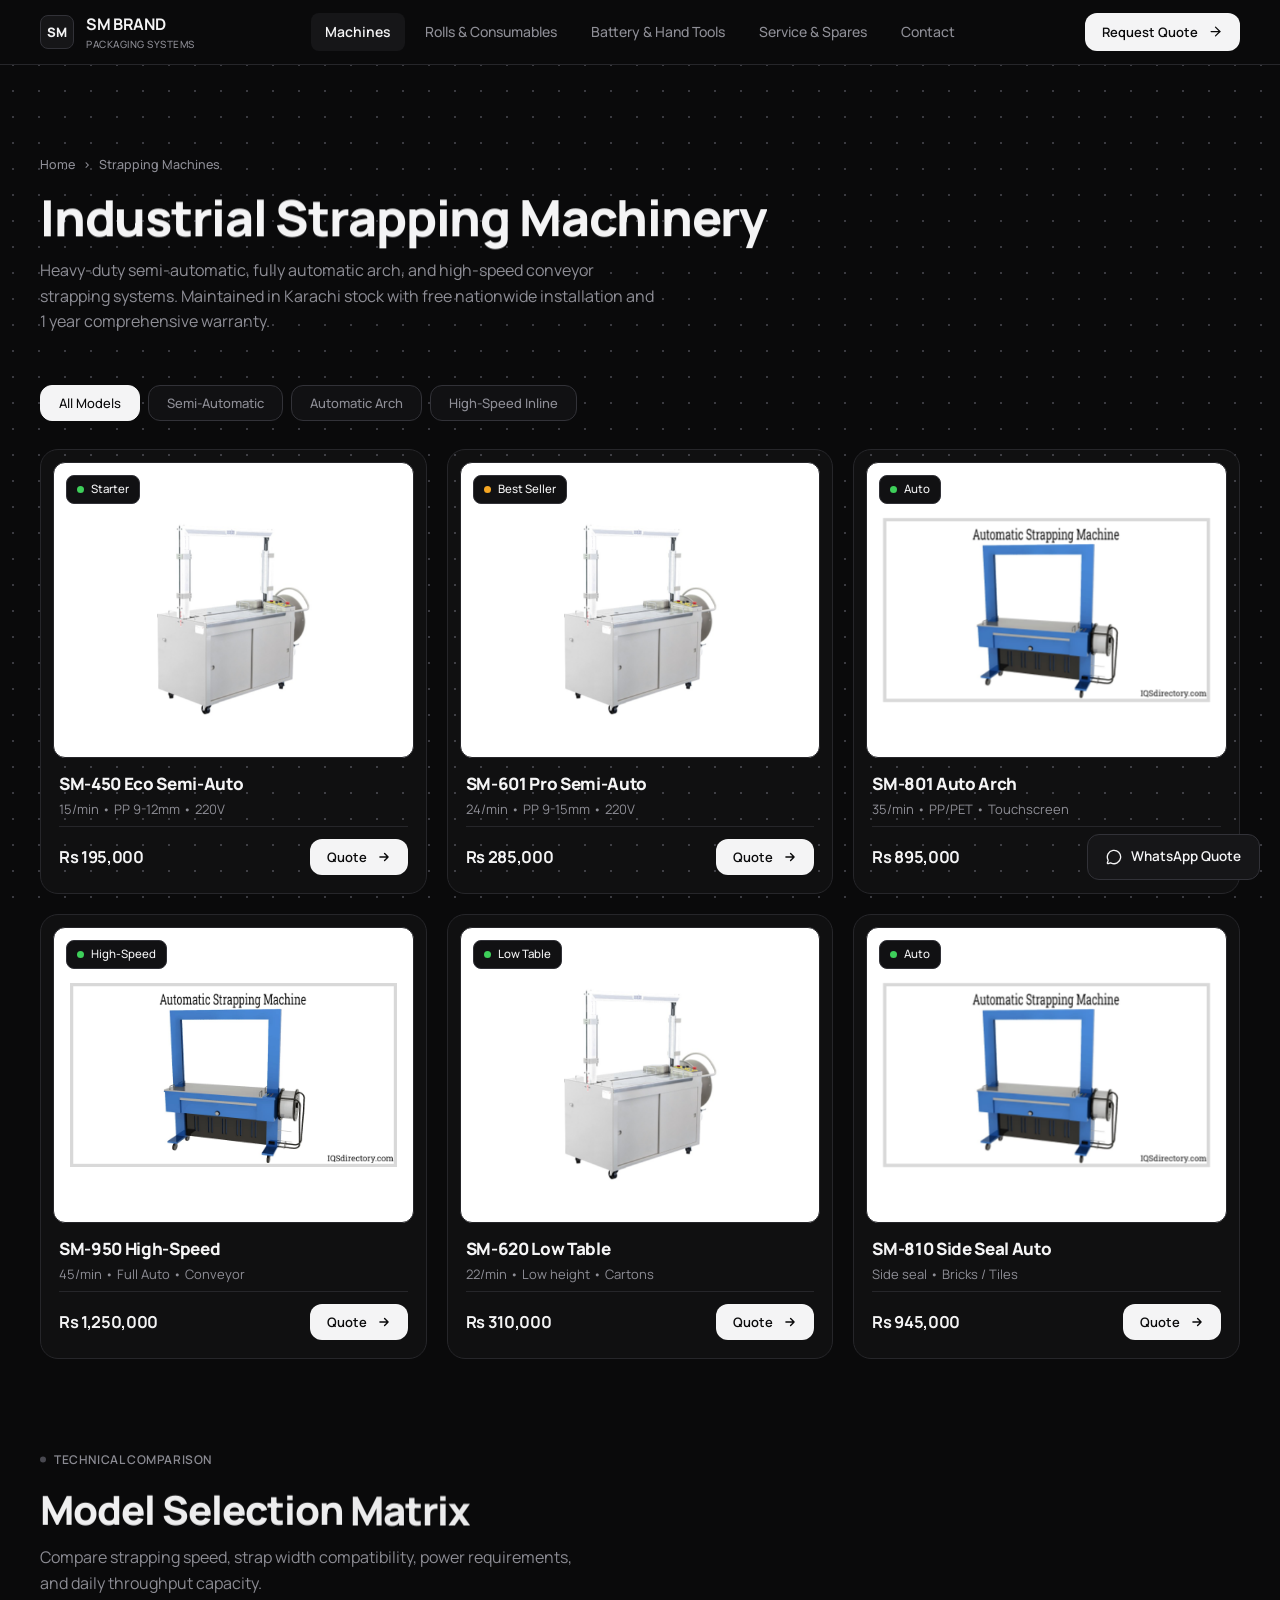
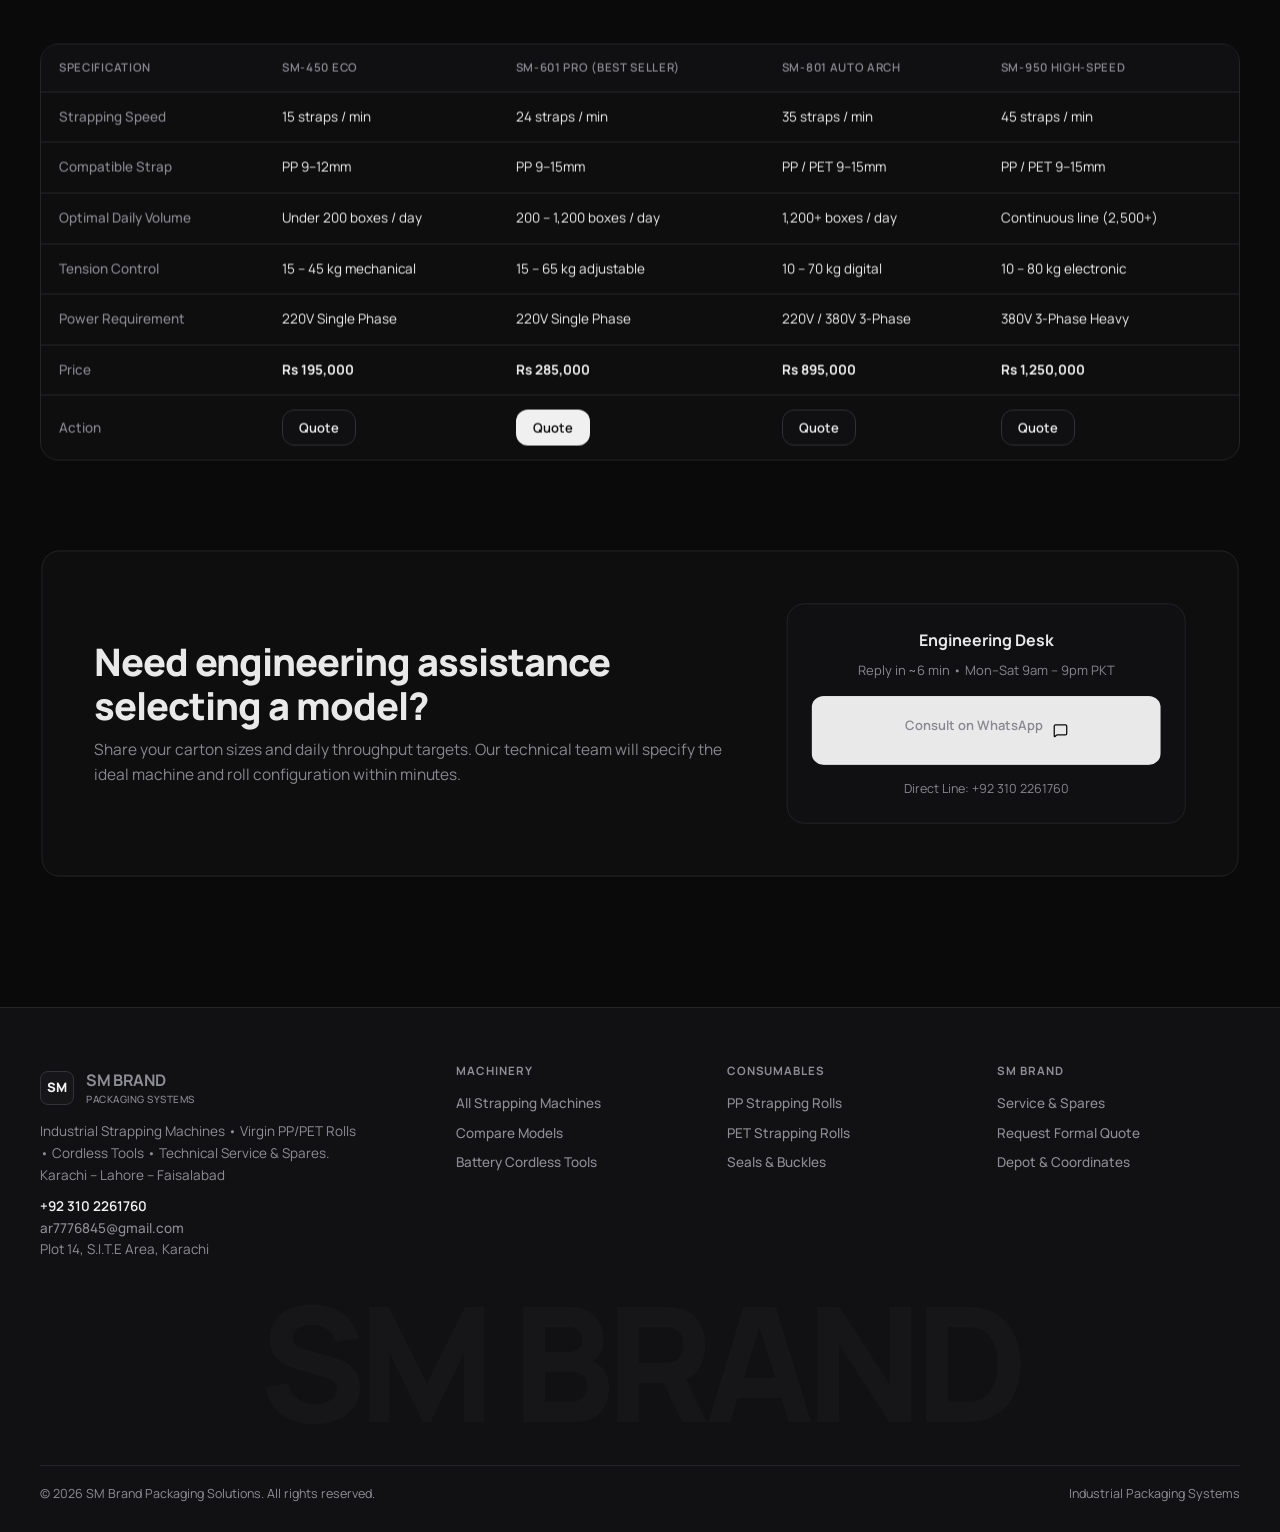
<file: machines.html>
<!DOCTYPE html>
<html lang="en">
<head>
<meta charset="UTF-8">
<meta name="viewport" content="width=device-width, initial-scale=1">
<title>Strapping Machines — SM BRAND</title>
<meta name="description" content="Semi-auto, fully automatic and high-speed arch strapping machines in Pakistan. Same-day delivery, free on-site installation, 1 year warranty.">
<meta name="theme-color" content="#101113">
<script>document.documentElement.classList.add('js')</script>
<link rel="preconnect" href="https://fonts.googleapis.com">
<link rel="preconnect" href="https://fonts.gstatic.com" crossorigin>
<link href="https://fonts.googleapis.com/css2?family=Manrope:wght@400;500;600;700;800&display=swap" rel="stylesheet">
<link rel="stylesheet" href="assets/css/sm.css">
</head>
<body>
<div class="progress" aria-hidden="true"></div>
<div class="cursor-glow" aria-hidden="true"></div>
<div class="grain" aria-hidden="true"></div>
<div class="curtain" aria-hidden="true"></div>

<!-- Header -->
<header class="header">
  <div class="container">
    <div class="nav">
      <a href="index.html" class="brand" aria-label="SM Brand home">
        <span class="brand-mark">SM</span>
        <span>SM BRAND<small>Packaging Systems</small></span>
      </a>
      <nav class="nav-links" aria-label="Main Navigation">
        <a href="machines.html" class="active" aria-current="page">Machines</a>
        <a href="rolls.html">Rolls &amp; Consumables</a>
        <a href="tools.html">Battery &amp; Hand Tools</a>
        <a href="service.html">Service &amp; Spares</a>
        <a href="contact.html">Contact</a>
      </nav>
      <div class="nav-right">
        <a class="btn btn-primary btn-sm" data-magnetic href="contact.html#quote">
          <span>Request Quote</span>
          <i data-lucide="arrow-right"></i>
        </a>
        <button class="burger" aria-label="Toggle menu" aria-expanded="false"><span></span></button>
      </div>
    </div>
  </div>
</header>

<!-- Mobile Navigation Drawer -->
<div class="mobile-menu" aria-hidden="false">
  <a href="machines.html">Machines</a>
  <a href="rolls.html">Rolls &amp; Consumables</a>
  <a href="tools.html">Battery &amp; Hand Tools</a>
  <a href="service.html">Service &amp; Spares</a>
  <a href="contact.html">Contact</a>
  <a href="contact.html#quote" style="color:var(--orange)">Request Quote →</a>
</div>

<main>
<section class="page-hero">
  <div class="container">
    <nav class="crumbs" aria-label="Breadcrumb">
      <a href="index.html">Home</a>
      <span>›</span>
      <span>Strapping Machines</span>
    </nav>
    <h1 data-split>Industrial Strapping Machinery</h1>
    <p data-reveal data-delay=".15">
      Heavy-duty semi-automatic, fully automatic arch, and high-speed conveyor strapping systems. Maintained in Karachi stock with free nationwide installation and 1 year comprehensive warranty.
    </p>
  </div>
</section>

<section class="section" style="padding-top:10px">
  <div class="container">
    <!-- Category Filter Tabs -->
    <div class="filters" id="mFilters" role="tablist" data-reveal>
      <button class="fbtn active" data-f="all">All Models</button>
      <button class="fbtn" data-f="semi">Semi-Automatic</button>
      <button class="fbtn" data-f="auto">Automatic Arch</button>
      <button class="fbtn" data-f="high">High-Speed Inline</button>
    </div>

    <!-- Product Grid -->
    <div class="grid-3" id="machineGrid"></div>

    <!-- Comparison Table -->
    <div id="compare" style="margin-top:90px">
      <div class="section-head left">
        <span class="eyebrow" data-reveal><i class="dot"></i> Technical Comparison</span>
        <h2 class="h-section" data-split>Model Selection Matrix</h2>
        <p data-reveal>Compare strapping speed, strap width compatibility, power requirements, and daily throughput capacity.</p>
      </div>
      <div class="table-wrap" data-reveal>
        <table class="compare">
          <thead>
            <tr>
              <th>Specification</th>
              <th>SM-450 Eco</th>
              <th>SM-601 Pro (Best Seller)</th>
              <th>SM-801 Auto Arch</th>
              <th>SM-950 High-Speed</th>
            </tr>
          </thead>
          <tbody>
            <tr>
              <td>Strapping Speed</td>
              <td>15 straps / min</td>
              <td>24 straps / min</td>
              <td>35 straps / min</td>
              <td>45 straps / min</td>
            </tr>
            <tr>
              <td>Compatible Strap</td>
              <td>PP 9–12mm</td>
              <td>PP 9–15mm</td>
              <td>PP / PET 9–15mm</td>
              <td>PP / PET 9–15mm</td>
            </tr>
            <tr>
              <td>Optimal Daily Volume</td>
              <td>Under 200 boxes / day</td>
              <td>200 – 1,200 boxes / day</td>
              <td>1,200+ boxes / day</td>
              <td>Continuous line (2,500+)</td>
            </tr>
            <tr>
              <td>Tension Control</td>
              <td>15 – 45 kg mechanical</td>
              <td>15 – 65 kg adjustable</td>
              <td>10 – 70 kg digital</td>
              <td>10 – 80 kg electronic</td>
            </tr>
            <tr>
              <td>Power Requirement</td>
              <td>220V Single Phase</td>
              <td>220V Single Phase</td>
              <td>220V / 380V 3-Phase</td>
              <td>380V 3-Phase Heavy</td>
            </tr>
            <tr>
              <td>Price</td>
              <td><b>Rs 195,000</b></td>
              <td><b>Rs 285,000</b></td>
              <td><b>Rs 895,000</b></td>
              <td><b>Rs 1,250,000</b></td>
            </tr>
            <tr>
              <td>Action</td>
              <td><button class="btn btn-ghost btn-sm" data-quote="SM-450 Eco">Quote</button></td>
              <td><button class="btn btn-primary btn-sm" data-quote="SM-601 Pro">Quote</button></td>
              <td><button class="btn btn-ghost btn-sm" data-quote="SM-801 Auto Arch">Quote</button></td>
              <td><button class="btn btn-ghost btn-sm" data-quote="SM-950 High-Speed">Quote</button></td>
            </tr>
          </tbody>
        </table>
      </div>
    </div>
  </div>
</section>

<!-- Direct Consultation CTA -->
<section class="section" style="padding-top:0">
  <div class="container">
    <div class="cta" data-reveal="scale">
      <div class="cta-grid">
        <div>
          <h2>Need engineering assistance selecting a model?</h2>
          <p>Share your carton sizes and daily throughput targets. Our technical team will specify the ideal machine and roll configuration within minutes.</p>
        </div>
        <div class="cta-box">
          <b>Engineering Desk</b>
          <span>Reply in ~6 min • Mon–Sat 9am – 9pm PKT</span>
          <a class="btn btn-primary btn-block" data-magnetic href="https://wa.me/923102261760?text=Salam%20SM%20Brand,%20machine%20selection%20help%20chahiye" target="_blank" rel="noopener">
            <span>Consult on WhatsApp</span>
            <i data-lucide="message-square"></i>
          </a>
          <div style="font-size:12.5px;color:var(--muted);margin-top:14px">Direct Line: +92 310 2261760</div>
        </div>
      </div>
    </div>
  </div>
</section>

</main>

<!-- Footer -->
<footer>
  <div class="container">
    <div class="footer-grid">
      <div>
        <a href="index.html" class="brand">
          <span class="brand-mark">SM</span>
          <span>SM BRAND<small>Packaging Systems</small></span>
        </a>
        <p>Industrial Strapping Machines • Virgin PP/PET Rolls • Cordless Tools • Technical Service &amp; Spares.<br>Karachi – Lahore – Faisalabad</p>
        <p style="color:var(--ink);font-weight:600">
          +92 310 2261760<br>
          <a href="mailto:ar7776845@gmail.com" style="display:inline;padding:0">ar7776845@gmail.com</a><br>
          <span style="font-weight:400;color:var(--muted)">Plot 14, S.I.T.E Area, Karachi</span>
        </p>
      </div>
      <div>
        <h5>Machinery</h5>
        <a href="machines.html">All Strapping Machines</a>
        <a href="machines.html#compare">Compare Models</a>
        <a href="tools.html">Battery Cordless Tools</a>
      </div>
      <div>
        <h5>Consumables</h5>
        <a href="rolls.html">PP Strapping Rolls</a>
        <a href="rolls.html">PET Strapping Rolls</a>
        <a href="rolls.html">Seals &amp; Buckles</a>
      </div>
      <div>
        <h5>SM Brand</h5>
        <a href="service.html">Service &amp; Spares</a>
        <a href="contact.html#quote">Request Formal Quote</a>
        <a href="contact.html">Depot &amp; Coordinates</a>
      </div>
    </div>
    <div class="giant" aria-hidden="true">SM BRAND</div>
    <div class="copy">
      <span>© 2026 SM Brand Packaging Solutions. All rights reserved.</span>
      <span>Industrial Packaging Systems</span>
    </div>
  </div>
</footer>

<a class="wa" id="waFloat" href="https://wa.me/923102261760?text=Salam%20SM%20Brand,%20machine%20quote%20chahiye" target="_blank" rel="noopener" aria-label="WhatsApp quote">
  <i data-lucide="message-circle"></i>
  <span>WhatsApp Quote</span>
</a>

<script src="assets/js/vendor/gsap.min.js"></script>
<script src="assets/js/vendor/ScrollTrigger.min.js"></script>
<script src="assets/js/vendor/lenis.min.js"></script>
<script src="assets/js/vendor/lucide.min.js"></script>
<script src="assets/js/sm-config.js"></script>
<script src="assets/js/sm-data.js"></script>
<script src="assets/js/sm.js"></script>
<script>
SM.productList({ container: '#machineGrid', filters: '#mFilters', category: 'machines' });
</script>
</body>
</html>
</file>
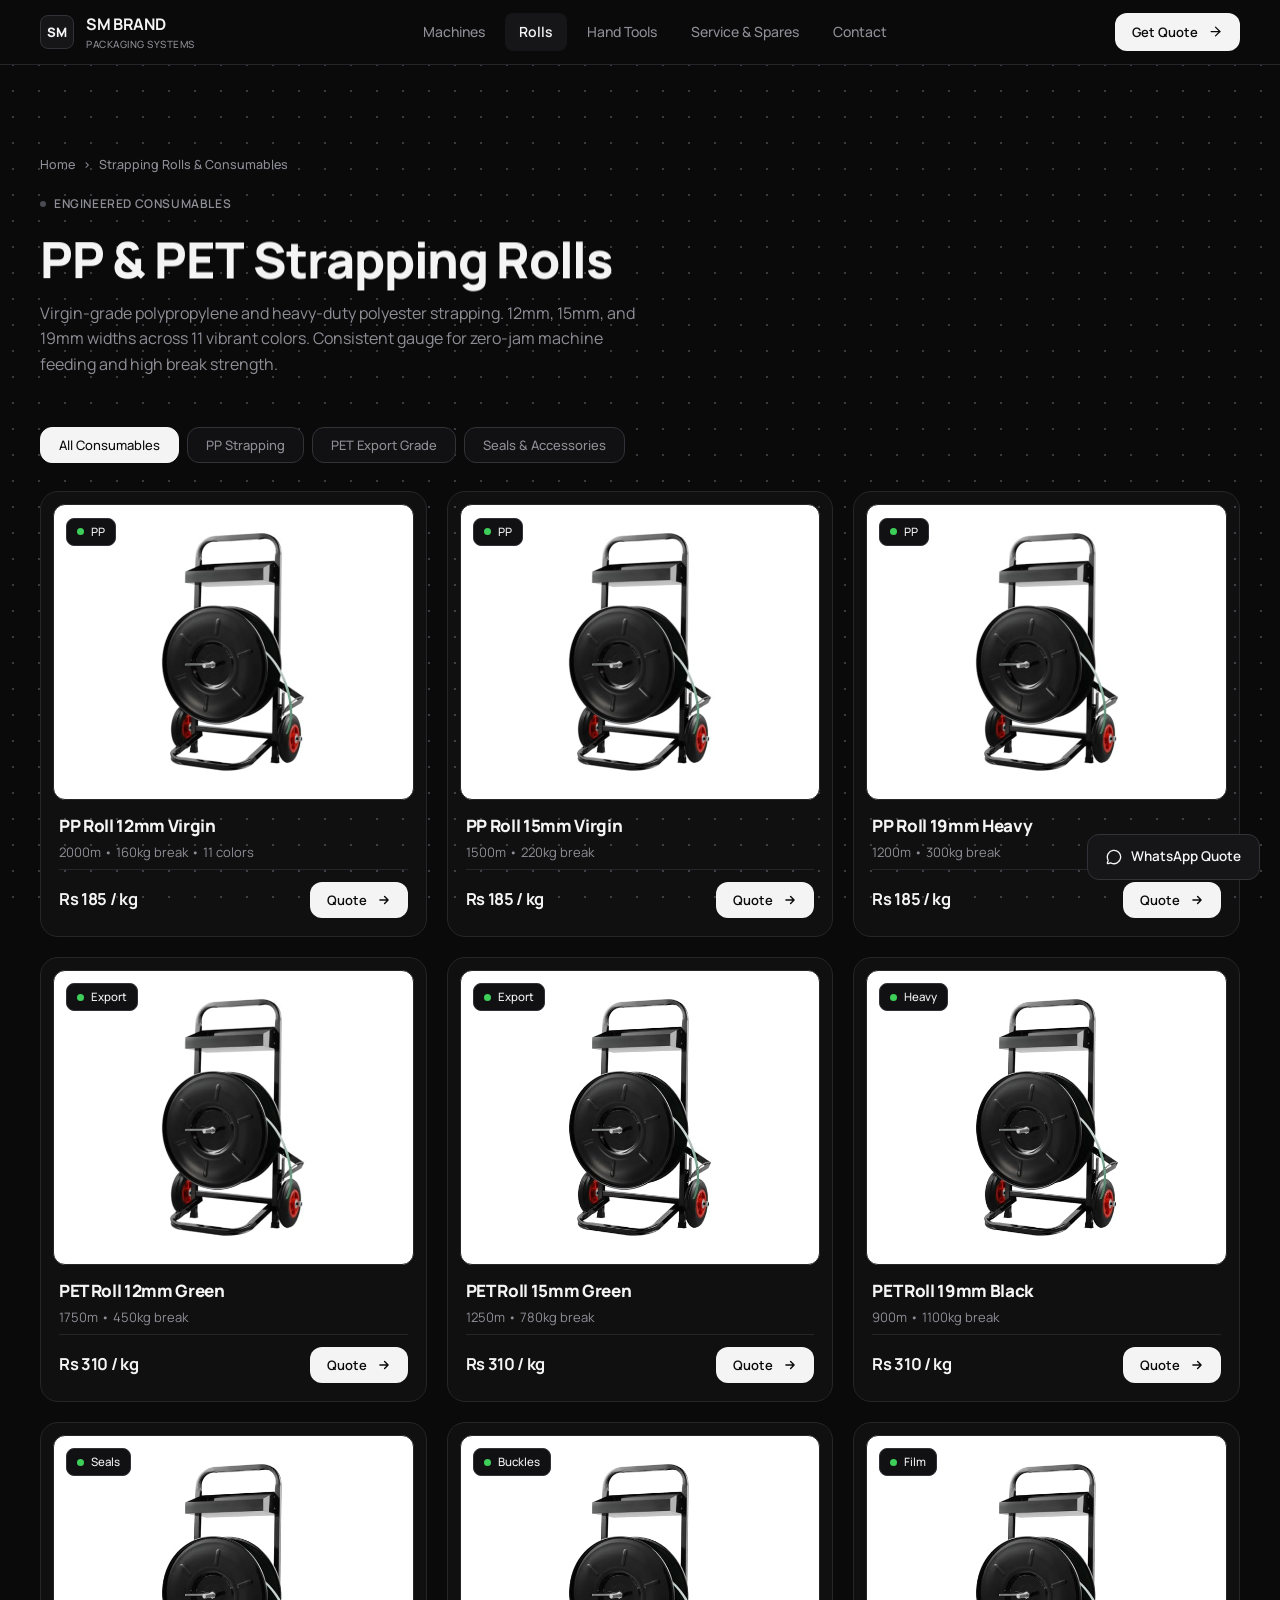
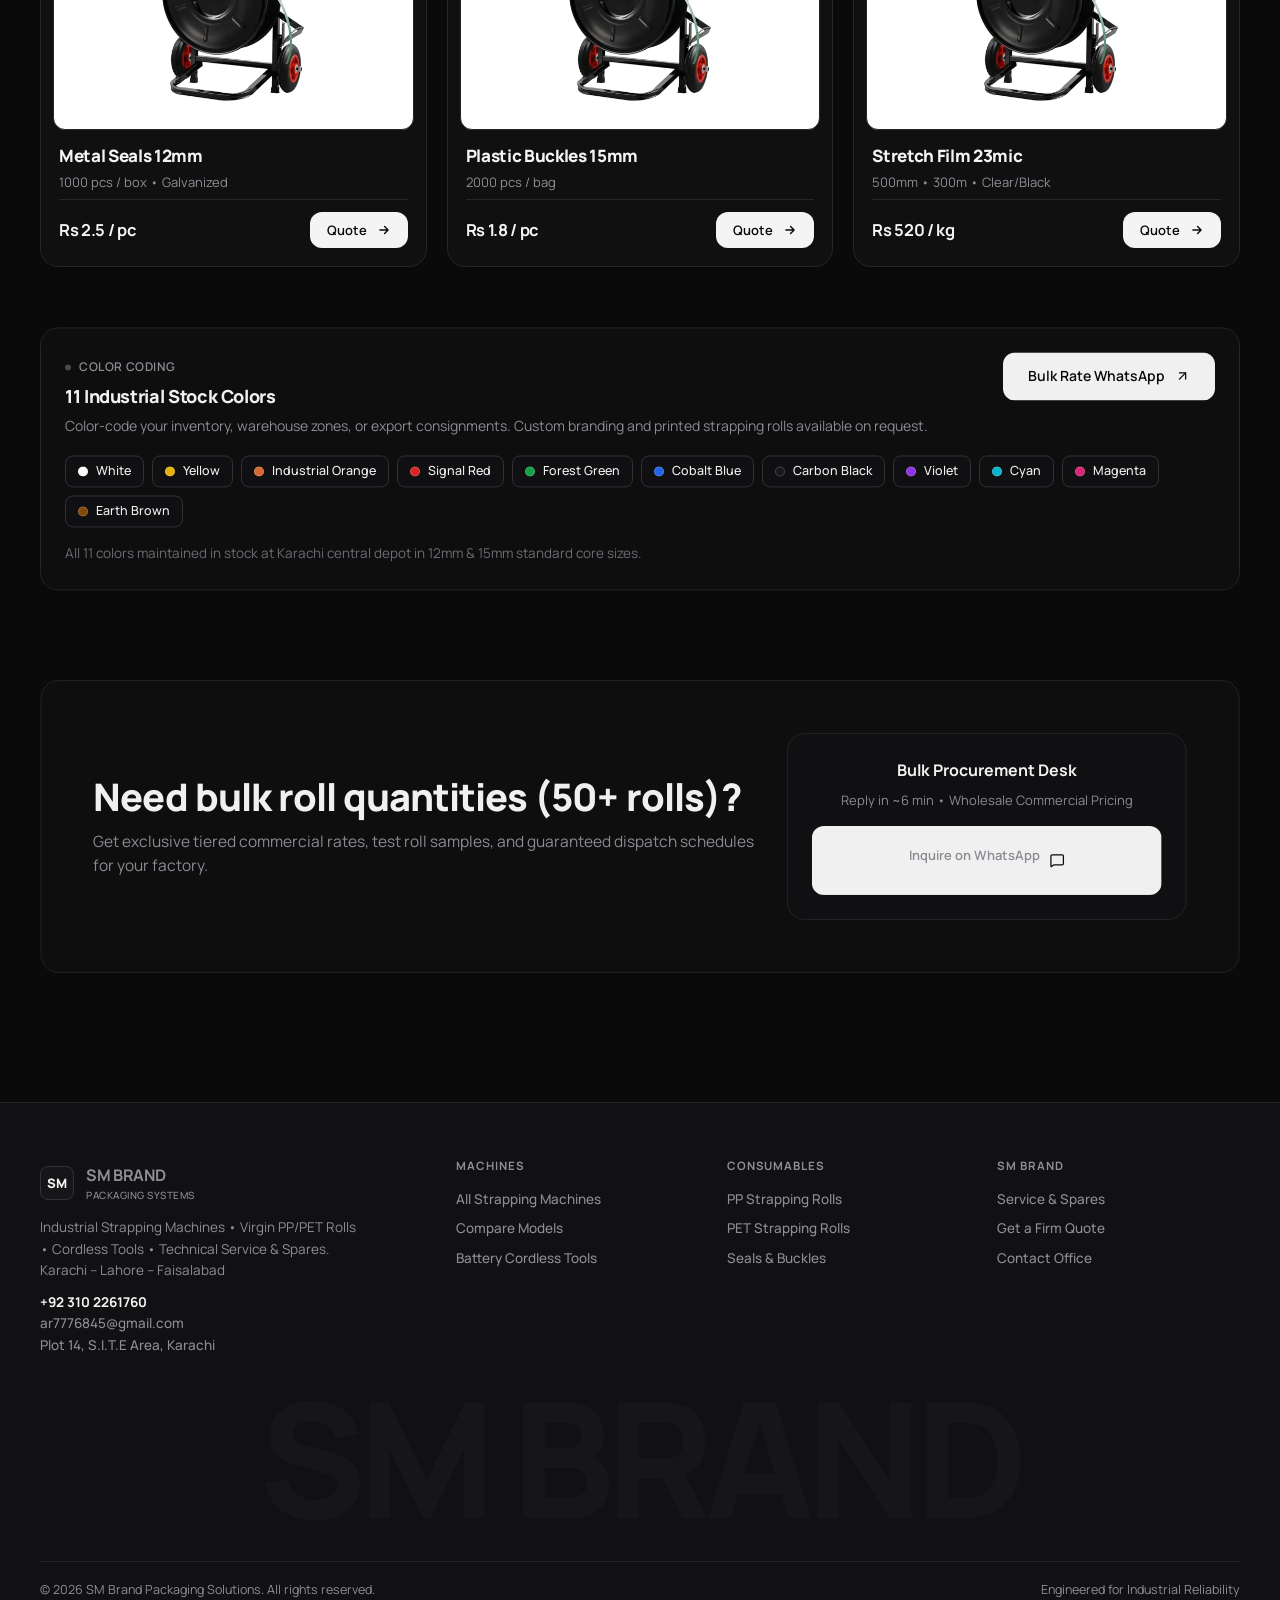
<file: rolls.html>
<!DOCTYPE html>
<html lang="en">
<head>
<meta charset="UTF-8">
<meta name="viewport" content="width=device-width, initial-scale=1">
<title>PP &amp; PET Strapping Rolls — SM BRAND</title>
<meta name="description" content="Virgin PP and high-tensile PET strapping rolls in 12, 15 and 19mm. 11 industrial colors, galvanized seals, buckles and stretch film. Wholesale bulk pricing.">
<meta name="theme-color" content="#101113">
<script>document.documentElement.classList.add('js')</script>
<link rel="preconnect" href="https://fonts.googleapis.com">
<link rel="preconnect" href="https://fonts.gstatic.com" crossorigin>
<link href="https://fonts.googleapis.com/css2?family=Manrope:wght@400;500;600;700;800&display=swap" rel="stylesheet">
<link rel="stylesheet" href="assets/css/sm.css">
</head>
<body>
<div class="progress" aria-hidden="true"></div>
<div class="cursor-glow" aria-hidden="true"></div>
<div class="grain" aria-hidden="true"></div>
<div class="curtain" aria-hidden="true"></div>

<!-- Header -->
<header class="header">
  <div class="container">
    <div class="nav">
      <a href="index.html" class="brand" aria-label="SM Brand home">
        <span class="brand-mark">SM</span>
        <span>SM BRAND<small>Packaging Systems</small></span>
      </a>
      <nav class="nav-links" aria-label="Main Navigation">
        <a href="machines.html">Machines</a>
        <a href="rolls.html" class="active" aria-current="page">Rolls</a>
        <a href="tools.html">Hand Tools</a>
        <a href="service.html">Service &amp; Spares</a>
        <a href="contact.html">Contact</a>
      </nav>
      <div class="nav-right">
        <a class="btn btn-primary btn-sm" data-magnetic href="contact.html#quote">
          <span>Get Quote</span>
          <i data-lucide="arrow-right"></i>
        </a>
        <button class="burger" aria-label="Toggle menu" aria-expanded="false"><span></span></button>
      </div>
    </div>
  </div>
</header>

<!-- Mobile Navigation Drawer -->
<div class="mobile-menu" aria-hidden="false">
  <a href="machines.html">Machines</a>
  <a href="rolls.html">Rolls &amp; Consumables</a>
  <a href="tools.html">Battery &amp; Hand Tools</a>
  <a href="service.html">Service &amp; Spares</a>
  <a href="contact.html">Contact</a>
  <a href="contact.html#quote" style="color:var(--orange)">Get Instant Quote →</a>
</div>

<main>
<section class="page-hero">
  <div class="container">
    <nav class="crumbs" aria-label="Breadcrumb">
      <a href="index.html">Home</a>
      <span>›</span>
      <span>Strapping Rolls &amp; Consumables</span>
    </nav>
    <div style="margin-bottom:12px"><span class="eyebrow"><i class="dot"></i> Engineered Consumables</span></div>
    <h1 data-split>PP &amp; PET Strapping Rolls</h1>
    <p data-reveal data-delay=".2">
      Virgin-grade polypropylene and heavy-duty polyester strapping. 12mm, 15mm, and 19mm widths across 11 vibrant colors. Consistent gauge for zero-jam machine feeding and high break strength.
    </p>
  </div>
</section>

<section class="section" style="padding-top:10px">
  <div class="container">
    <!-- Category Filter Tabs -->
    <div class="filters" id="rFilters" role="tablist" data-reveal>
      <button class="fbtn active" data-f="all">All Consumables</button>
      <button class="fbtn" data-f="pp">PP Strapping</button>
      <button class="fbtn" data-f="pet">PET Export Grade</button>
      <button class="fbtn" data-f="acc">Seals &amp; Accessories</button>
    </div>

    <!-- Product Grid -->
    <div class="grid-3" id="rollGrid"></div>

    <!-- Color Availability Showcase -->
    <div class="info" style="margin-top:60px" data-reveal>
      <div style="display:flex;justify-content:space-between;align-items:flex-start;flex-wrap:wrap;gap:20px">
        <div>
          <span class="eyebrow" style="margin-bottom:10px;display:inline-flex"><i class="dot"></i> Color Coding</span>
          <h3>11 Industrial Stock Colors</h3>
          <p>Color-code your inventory, warehouse zones, or export consignments. Custom branding and printed strapping rolls available on request.</p>
        </div>
        <a class="btn btn-primary" data-magnetic target="_blank" rel="noopener" href="https://wa.me/923102261760?text=Salam%20SM%20Brand,%20rolls%20bulk%20rate%20chahiye">
          <span>Bulk Rate WhatsApp</span>
          <i data-lucide="arrow-up-right"></i>
        </a>
      </div>
      <div class="swatch-group">
        <span class="swatch-chip"><span class="swatch-dot" style="background:#FFFFFF"></span> White</span>
        <span class="swatch-chip"><span class="swatch-dot" style="background:#EAB308"></span> Yellow</span>
        <span class="swatch-chip"><span class="swatch-dot" style="background:#D96B32"></span> Industrial Orange</span>
        <span class="swatch-chip"><span class="swatch-dot" style="background:#DC2626"></span> Signal Red</span>
        <span class="swatch-chip"><span class="swatch-dot" style="background:#16A34A"></span> Forest Green</span>
        <span class="swatch-chip"><span class="swatch-dot" style="background:#2563EB"></span> Cobalt Blue</span>
        <span class="swatch-chip"><span class="swatch-dot" style="background:#18181B"></span> Carbon Black</span>
        <span class="swatch-chip"><span class="swatch-dot" style="background:#9333EA"></span> Violet</span>
        <span class="swatch-chip"><span class="swatch-dot" style="background:#06B6D4"></span> Cyan</span>
        <span class="swatch-chip"><span class="swatch-dot" style="background:#DB2777"></span> Magenta</span>
        <span class="swatch-chip"><span class="swatch-dot" style="background:#854D0E"></span> Earth Brown</span>
      </div>
      <p style="margin-top:16px;color:var(--muted-2);font-size:13.5px">
        All 11 colors maintained in stock at Karachi central depot in 12mm &amp; 15mm standard core sizes.
      </p>
    </div>
  </div>
</section>

<!-- Callout -->
<section class="section" style="padding-top:0">
  <div class="container">
    <div class="cta" data-reveal="scale">
      <div class="cta-grid">
        <div>
          <h2>Need bulk roll quantities (50+ rolls)?</h2>
          <p>Get exclusive tiered commercial rates, test roll samples, and guaranteed dispatch schedules for your factory.</p>
        </div>
        <div class="cta-box">
          <b>Bulk Procurement Desk</b>
          <span>Reply in ~6 min • Wholesale Commercial Pricing</span>
          <a class="btn btn-primary btn-block" data-magnetic href="https://wa.me/923102261760?text=Salam%20SM%20Brand,%2050%2B%20rolls%20bulk%20order%20chahiye" target="_blank" rel="noopener">
            <span>Inquire on WhatsApp</span>
            <i data-lucide="message-square"></i>
          </a>
        </div>
      </div>
    </div>
  </div>
</section>

</main>

<!-- Footer -->
<footer>
  <div class="container">
    <div class="footer-grid">
      <div>
        <a href="index.html" class="brand">
          <span class="brand-mark">SM</span>
          <span>SM BRAND<small>Packaging Systems</small></span>
        </a>
        <p>Industrial Strapping Machines • Virgin PP/PET Rolls • Cordless Tools • Technical Service &amp; Spares.<br>Karachi – Lahore – Faisalabad</p>
        <p style="color:var(--ink);font-weight:700">
          +92 310 2261760<br>
          <a href="mailto:ar7776845@gmail.com" style="display:inline;padding:0">ar7776845@gmail.com</a><br>
          <span style="font-weight:500;color:var(--muted)">Plot 14, S.I.T.E Area, Karachi</span>
        </p>
      </div>
      <div>
        <h5>Machines</h5>
        <a href="machines.html">All Strapping Machines</a>
        <a href="machines.html#compare">Compare Models</a>
        <a href="tools.html">Battery Cordless Tools</a>
      </div>
      <div>
        <h5>Consumables</h5>
        <a href="rolls.html">PP Strapping Rolls</a>
        <a href="rolls.html">PET Strapping Rolls</a>
        <a href="rolls.html">Seals &amp; Buckles</a>
      </div>
      <div>
        <h5>SM Brand</h5>
        <a href="service.html">Service &amp; Spares</a>
        <a href="contact.html#quote">Get a Firm Quote</a>
        <a href="contact.html">Contact Office</a>
      </div>
    </div>
    <div class="giant" aria-hidden="true">SM BRAND</div>
    <div class="copy">
      <span>© 2026 SM Brand Packaging Solutions. All rights reserved.</span>
      <span>Engineered for Industrial Reliability</span>
    </div>
  </div>
</footer>

<a class="wa" id="waFloat" href="https://wa.me/923102261760?text=Salam%20SM%20Brand,%20rolls%20quote%20chahiye" target="_blank" rel="noopener" aria-label="WhatsApp quote">
  <i data-lucide="message-circle"></i>
  <span>WhatsApp Quote</span>
</a>

<script src="assets/js/vendor/gsap.min.js"></script>
<script src="assets/js/vendor/ScrollTrigger.min.js"></script>
<script src="assets/js/vendor/lenis.min.js"></script>
<script src="assets/js/vendor/lucide.min.js"></script>
<script src="assets/js/sm-config.js"></script>
<script src="assets/js/sm-data.js"></script>
<script src="assets/js/sm.js"></script>
<script>
SM.productList({ container: '#rollGrid', filters: '#rFilters', category: 'rolls' });
</script>
</body>
</html>
</file>
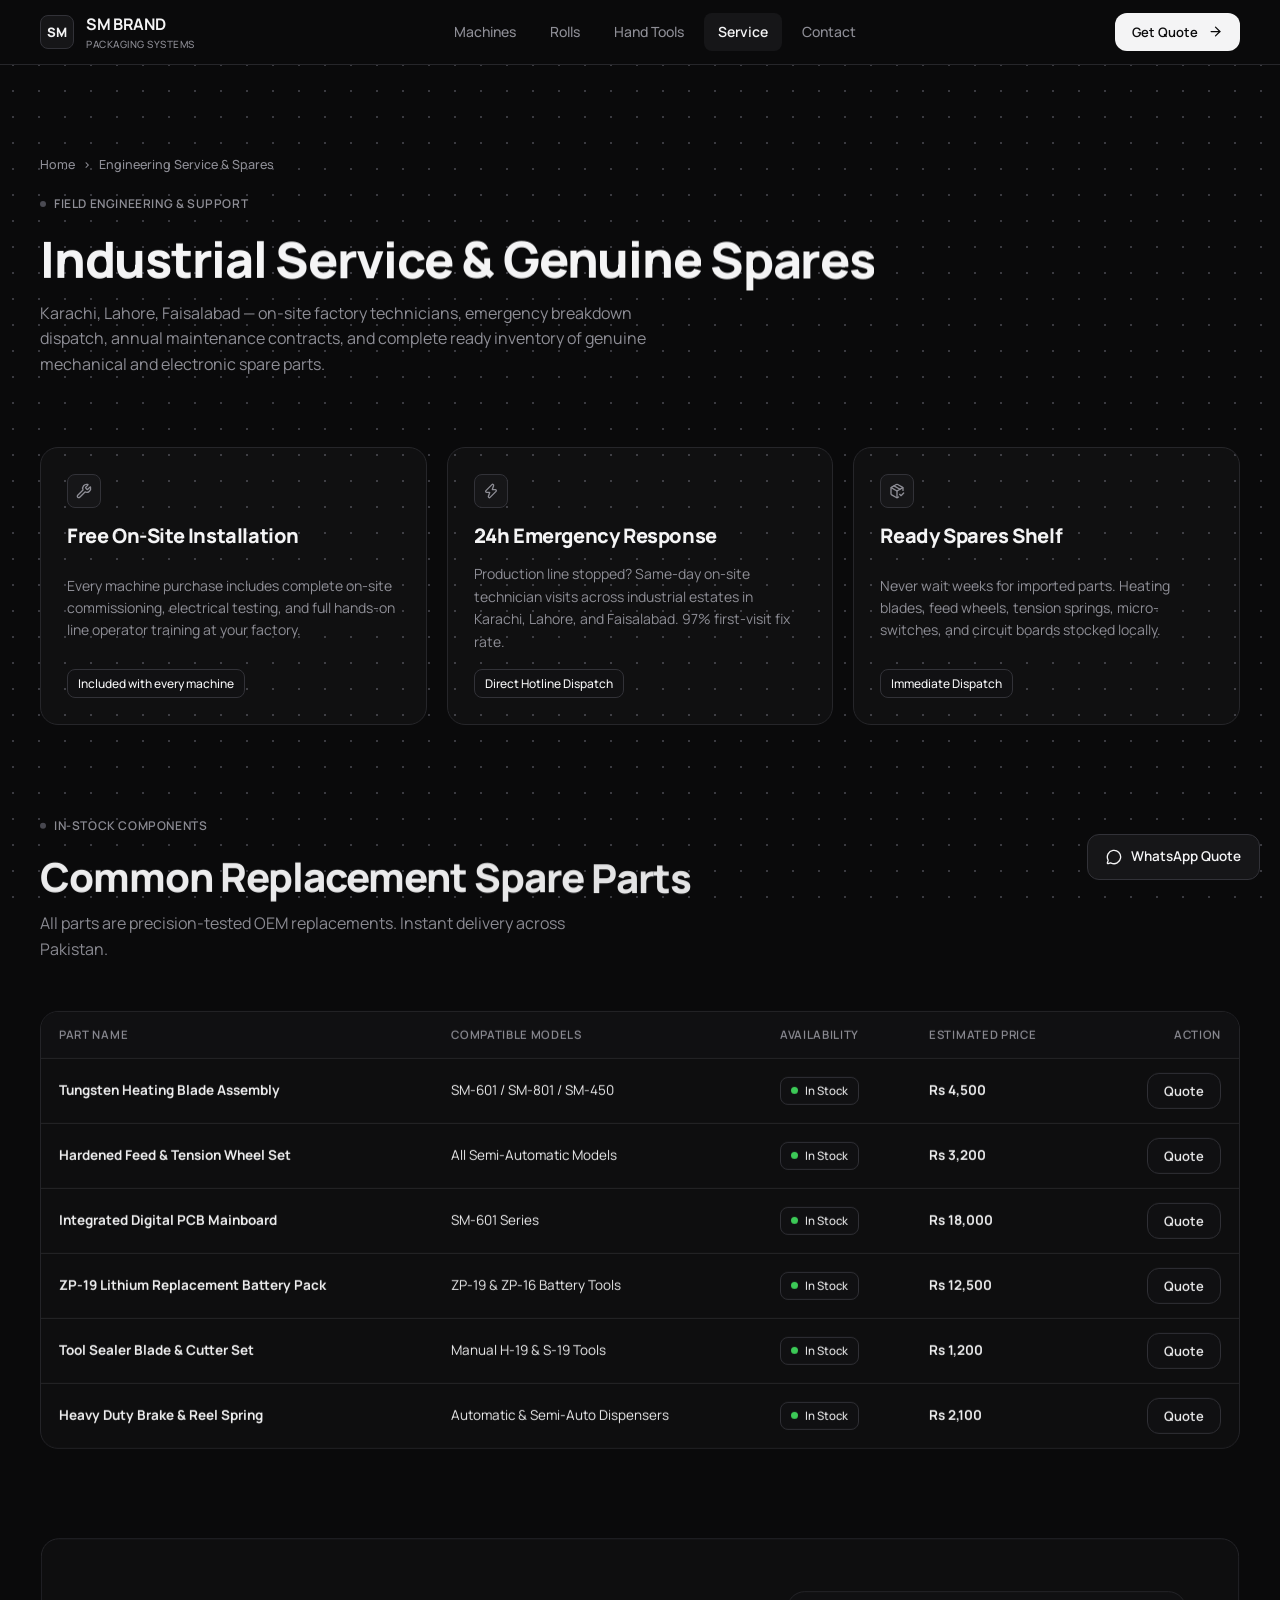
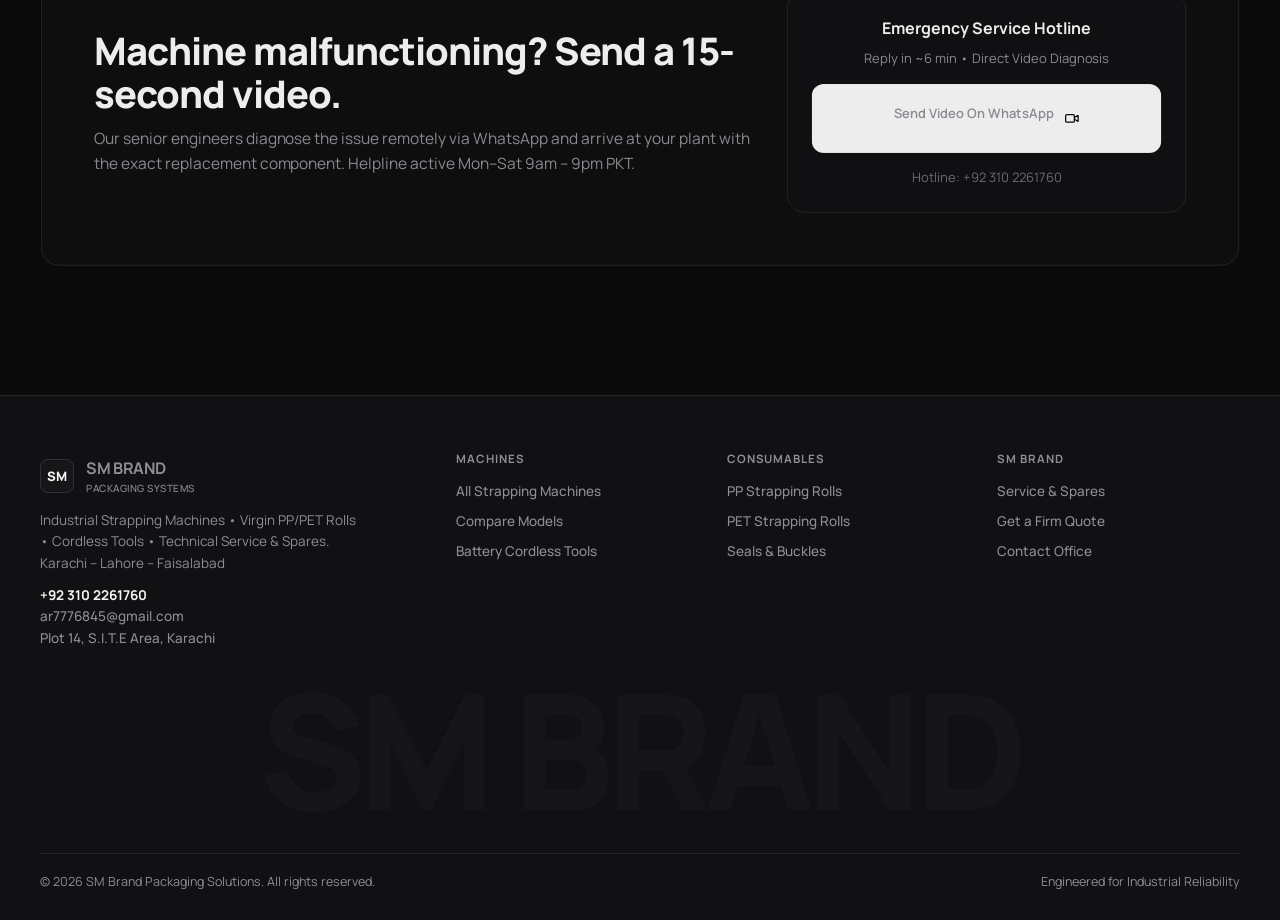
<file: service.html>
<!DOCTYPE html>
<html lang="en">
<head>
<meta charset="UTF-8">
<meta name="viewport" content="width=device-width, initial-scale=1">
<title>Service &amp; Spares — SM BRAND</title>
<meta name="description" content="On-site machine installation, emergency repair and genuine spare parts for strapping machines in Karachi, Lahore and Faisalabad. 97% first-time fix.">
<meta name="theme-color" content="#101113">
<script>document.documentElement.classList.add('js')</script>
<link rel="preconnect" href="https://fonts.googleapis.com">
<link rel="preconnect" href="https://fonts.gstatic.com" crossorigin>
<link href="https://fonts.googleapis.com/css2?family=Manrope:wght@400;500;600;700;800&display=swap" rel="stylesheet">
<link rel="stylesheet" href="assets/css/sm.css">
</head>
<body>
<div class="progress" aria-hidden="true"></div>
<div class="cursor-glow" aria-hidden="true"></div>
<div class="grain" aria-hidden="true"></div>
<div class="curtain" aria-hidden="true"></div>

<!-- Header -->
<header class="header">
  <div class="container">
    <div class="nav">
      <a href="index.html" class="brand" aria-label="SM Brand home">
        <span class="brand-mark">SM</span>
        <span>SM BRAND<small>Packaging Systems</small></span>
      </a>
      <nav class="nav-links" aria-label="Main Navigation">
        <a href="machines.html">Machines</a>
        <a href="rolls.html">Rolls</a>
        <a href="tools.html">Hand Tools</a>
        <a href="service.html" class="active" aria-current="page">Service</a>
        <a href="contact.html">Contact</a>
      </nav>
      <div class="nav-right">
        <a class="btn btn-primary btn-sm" data-magnetic href="contact.html#quote">
          <span>Get Quote</span>
          <i data-lucide="arrow-right"></i>
        </a>
        <button class="burger" aria-label="Toggle menu" aria-expanded="false"><span></span></button>
      </div>
    </div>
  </div>
</header>

<!-- Mobile Navigation Drawer -->
<div class="mobile-menu" aria-hidden="false">
  <a href="machines.html">Machines</a>
  <a href="rolls.html">Rolls &amp; Consumables</a>
  <a href="tools.html">Battery &amp; Hand Tools</a>
  <a href="service.html">Service &amp; Spares</a>
  <a href="contact.html">Contact</a>
  <a href="contact.html#quote" style="color:var(--orange)">Get Instant Quote →</a>
</div>

<main>
<section class="page-hero">
  <div class="container">
    <nav class="crumbs" aria-label="Breadcrumb">
      <a href="index.html">Home</a>
      <span>›</span>
      <span>Engineering Service &amp; Spares</span>
    </nav>
    <div style="margin-bottom:12px"><span class="eyebrow"><i class="dot"></i> Field Engineering &amp; Support</span></div>
    <h1 data-split>Industrial Service &amp; Genuine Spares</h1>
    <p data-reveal data-delay=".2">
      Karachi, Lahore, Faisalabad — on-site factory technicians, emergency breakdown dispatch, annual maintenance contracts, and complete ready inventory of genuine mechanical and electronic spare parts.
    </p>
  </div>
</section>

<section class="section" style="padding-top:10px">
  <div class="container">
    <!-- Value Pillars -->
    <div class="modules-row" data-stagger>
      <div class="module-card">
        <div>
          <div class="module-icon"><i data-lucide="wrench"></i></div>
          <h4 style="margin-top:16px;font-size:20px">Free On-Site Installation</h4>
        </div>
        <p>Every machine purchase includes complete on-site commissioning, electrical testing, and full hands-on line operator training at your factory.</p>
        <span class="spec-pill" style="align-self:flex-start">Included with every machine</span>
      </div>
      <div class="module-card">
        <div>
          <div class="module-icon"><i data-lucide="zap"></i></div>
          <h4 style="margin-top:16px;font-size:20px">24h Emergency Response</h4>
        </div>
        <p>Production line stopped? Same-day on-site technician visits across industrial estates in Karachi, Lahore, and Faisalabad. 97% first-visit fix rate.</p>
        <span class="spec-pill" style="align-self:flex-start">Direct Hotline Dispatch</span>
      </div>
      <div class="module-card">
        <div>
          <div class="module-icon"><i data-lucide="package-check"></i></div>
          <h4 style="margin-top:16px;font-size:20px">Ready Spares Shelf</h4>
        </div>
        <p>Never wait weeks for imported parts. Heating blades, feed wheels, tension springs, micro-switches, and circuit boards stocked locally.</p>
        <span class="spec-pill" style="align-self:flex-start">Immediate Dispatch</span>
      </div>
    </div>

    <!-- Common Spare Parts Inventory Table -->
    <div style="margin-top:90px">
      <div class="section-head left">
        <span class="eyebrow" data-reveal><i class="dot"></i> In-Stock Components</span>
        <h2 class="h-section" data-split>Common Replacement Spare Parts</h2>
        <p data-reveal>All parts are precision-tested OEM replacements. Instant delivery across Pakistan.</p>
      </div>
      <div class="table-wrap" data-reveal>
        <table class="compare">
          <thead>
            <tr>
              <th>Part Name</th>
              <th>Compatible Models</th>
              <th>Availability</th>
              <th>Estimated Price</th>
              <th style="text-align:right">Action</th>
            </tr>
          </thead>
          <tbody>
            <tr>
              <td style="color:var(--ink);font-weight:700">Tungsten Heating Blade Assembly</td>
              <td>SM-601 / SM-801 / SM-450</td>
              <td><span class="status-pill active"><span class="led"></span> In Stock</span></td>
              <td><b>Rs 4,500</b></td>
              <td style="text-align:right"><button class="btn btn-ghost btn-sm" data-quote="Heating Blade SM-601">Quote</button></td>
            </tr>
            <tr>
              <td style="color:var(--ink);font-weight:700">Hardened Feed &amp; Tension Wheel Set</td>
              <td>All Semi-Automatic Models</td>
              <td><span class="status-pill active"><span class="led"></span> In Stock</span></td>
              <td><b>Rs 3,200</b></td>
              <td style="text-align:right"><button class="btn btn-ghost btn-sm" data-quote="Feed Wheel Set">Quote</button></td>
            </tr>
            <tr>
              <td style="color:var(--ink);font-weight:700">Integrated Digital PCB Mainboard</td>
              <td>SM-601 Series</td>
              <td><span class="status-pill active"><span class="led"></span> In Stock</span></td>
              <td><b>Rs 18,000</b></td>
              <td style="text-align:right"><button class="btn btn-ghost btn-sm" data-quote="PCB SM-601">Quote</button></td>
            </tr>
            <tr>
              <td style="color:var(--ink);font-weight:700">ZP-19 Lithium Replacement Battery Pack</td>
              <td>ZP-19 &amp; ZP-16 Battery Tools</td>
              <td><span class="status-pill active"><span class="led"></span> In Stock</span></td>
              <td><b>Rs 12,500</b></td>
              <td style="text-align:right"><button class="btn btn-ghost btn-sm" data-quote="ZP-19 Battery Pack">Quote</button></td>
            </tr>
            <tr>
              <td style="color:var(--ink);font-weight:700">Tool Sealer Blade &amp; Cutter Set</td>
              <td>Manual H-19 &amp; S-19 Tools</td>
              <td><span class="status-pill active"><span class="led"></span> In Stock</span></td>
              <td><b>Rs 1,200</b></td>
              <td style="text-align:right"><button class="btn btn-ghost btn-sm" data-quote="Manual Sealer Blades">Quote</button></td>
            </tr>
            <tr>
              <td style="color:var(--ink);font-weight:700">Heavy Duty Brake &amp; Reel Spring</td>
              <td>Automatic &amp; Semi-Auto Dispensers</td>
              <td><span class="status-pill active"><span class="led"></span> In Stock</span></td>
              <td><b>Rs 2,100</b></td>
              <td style="text-align:right"><button class="btn btn-ghost btn-sm" data-quote="Brake Reel Spring">Quote</button></td>
            </tr>
          </tbody>
        </table>
      </div>
    </div>
  </div>
</section>

<!-- Direct Video Diagnostic Callout -->
<section class="section" style="padding-top:0">
  <div class="container">
    <div class="cta" data-reveal="scale">
      <div class="cta-grid">
        <div>
          <h2>Machine malfunctioning? Send a 15-second video.</h2>
          <p>Our senior engineers diagnose the issue remotely via WhatsApp and arrive at your plant with the exact replacement component. Helpline active Mon–Sat 9am – 9pm PKT.</p>
        </div>
        <div class="cta-box">
          <b>Emergency Service Hotline</b>
          <span>Reply in ~6 min • Direct Video Diagnosis</span>
          <a class="btn btn-primary btn-block" data-magnetic href="https://wa.me/923102261760?text=Salam%20SM%20Brand,%20machine%20breakdown%20video%20bhej%20raha%20hoon" target="_blank" rel="noopener">
            <span>Send Video On WhatsApp</span>
            <i data-lucide="video"></i>
          </a>
          <div style="font-size:13px;color:var(--muted-2);margin-top:14px">Hotline: +92 310 2261760</div>
        </div>
      </div>
    </div>
  </div>
</section>

</main>

<!-- Footer -->
<footer>
  <div class="container">
    <div class="footer-grid">
      <div>
        <a href="index.html" class="brand">
          <span class="brand-mark">SM</span>
          <span>SM BRAND<small>Packaging Systems</small></span>
        </a>
        <p>Industrial Strapping Machines • Virgin PP/PET Rolls • Cordless Tools • Technical Service &amp; Spares.<br>Karachi – Lahore – Faisalabad</p>
        <p style="color:var(--ink);font-weight:700">
          +92 310 2261760<br>
          <a href="mailto:ar7776845@gmail.com" style="display:inline;padding:0">ar7776845@gmail.com</a><br>
          <span style="font-weight:500;color:var(--muted)">Plot 14, S.I.T.E Area, Karachi</span>
        </p>
      </div>
      <div>
        <h5>Machines</h5>
        <a href="machines.html">All Strapping Machines</a>
        <a href="machines.html#compare">Compare Models</a>
        <a href="tools.html">Battery Cordless Tools</a>
      </div>
      <div>
        <h5>Consumables</h5>
        <a href="rolls.html">PP Strapping Rolls</a>
        <a href="rolls.html">PET Strapping Rolls</a>
        <a href="rolls.html">Seals &amp; Buckles</a>
      </div>
      <div>
        <h5>SM Brand</h5>
        <a href="service.html">Service &amp; Spares</a>
        <a href="contact.html#quote">Get a Firm Quote</a>
        <a href="contact.html">Contact Office</a>
      </div>
    </div>
    <div class="giant" aria-hidden="true">SM BRAND</div>
    <div class="copy">
      <span>© 2026 SM Brand Packaging Solutions. All rights reserved.</span>
      <span>Engineered for Industrial Reliability</span>
    </div>
  </div>
</footer>

<a class="wa" id="waFloat" href="https://wa.me/923102261760?text=Salam%20SM%20Brand,%20service%20chahiye" target="_blank" rel="noopener" aria-label="WhatsApp quote">
  <i data-lucide="message-circle"></i>
  <span>WhatsApp Quote</span>
</a>

<script src="assets/js/vendor/gsap.min.js"></script>
<script src="assets/js/vendor/ScrollTrigger.min.js"></script>
<script src="assets/js/vendor/lenis.min.js"></script>
<script src="assets/js/vendor/lucide.min.js"></script>
<script src="assets/js/sm-config.js"></script>
<script src="assets/js/sm-data.js"></script>
<script src="assets/js/sm.js"></script>
</body>
</html>
</file>
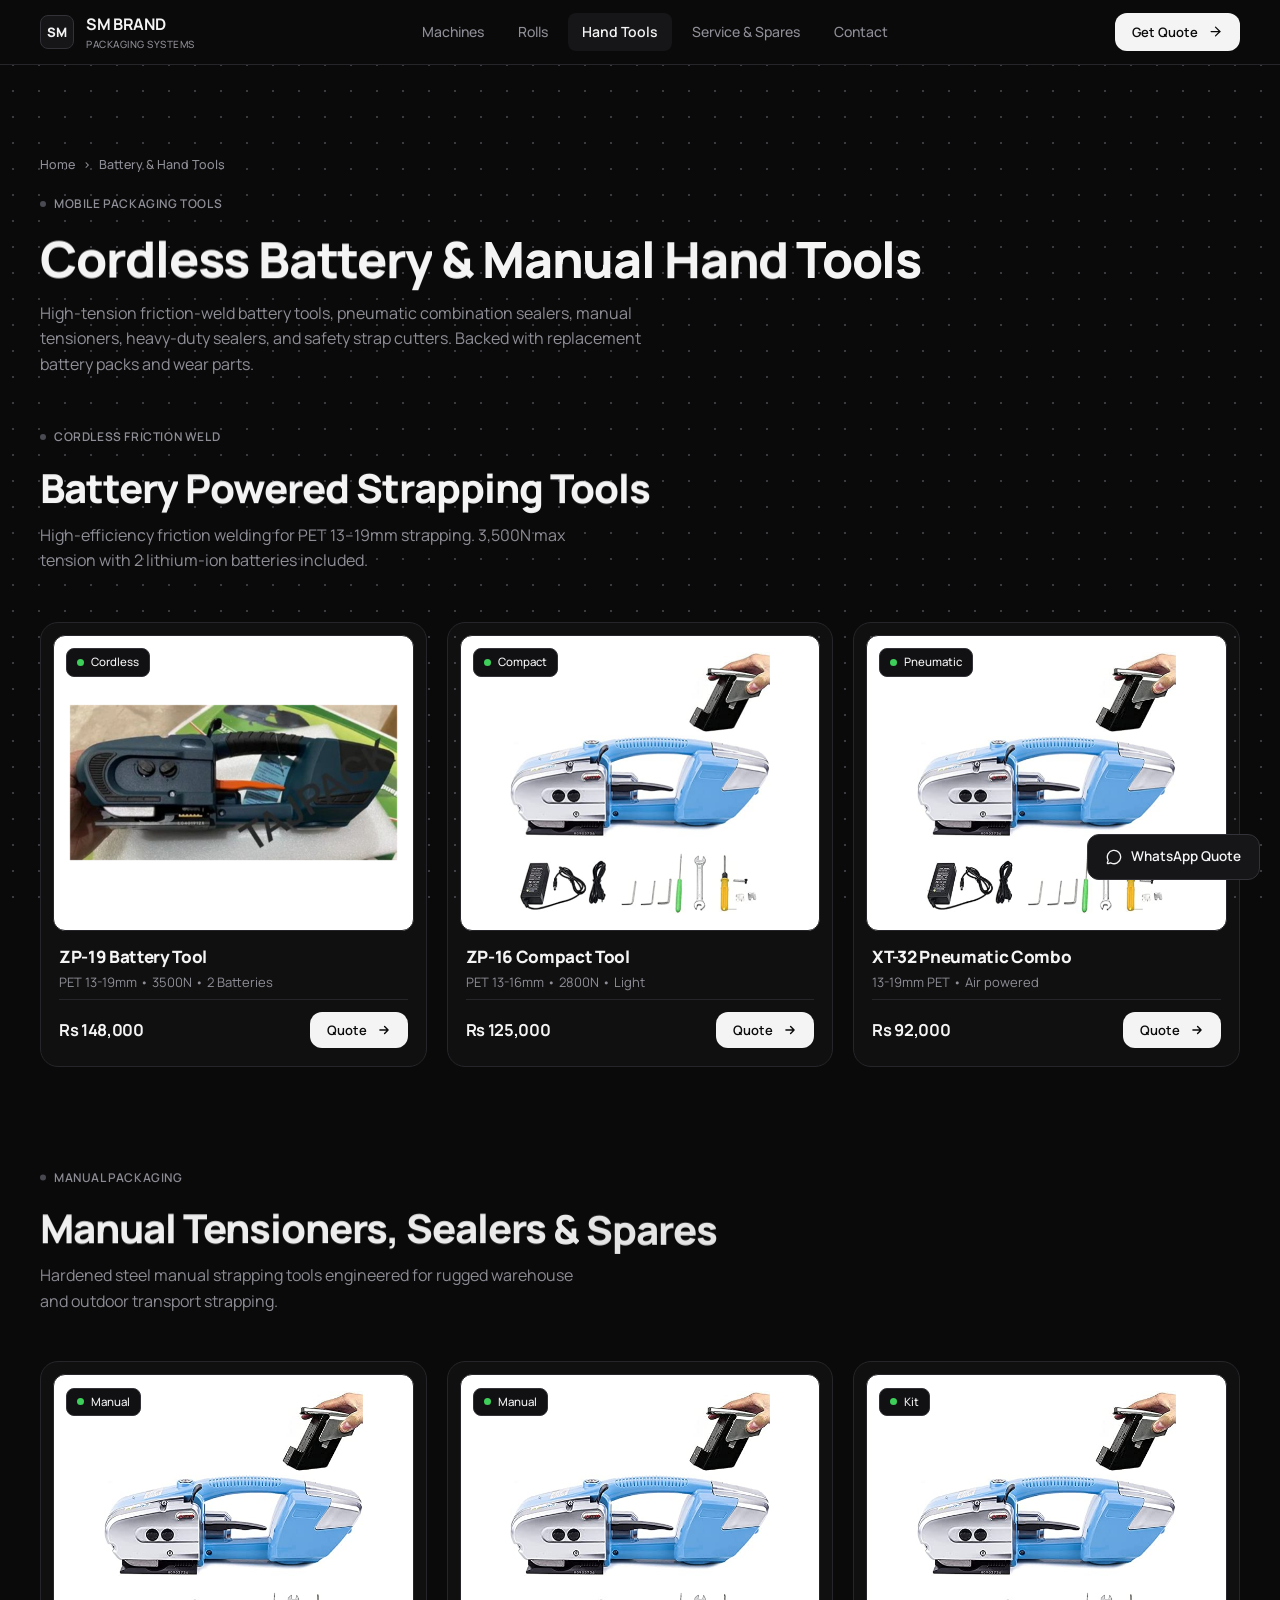
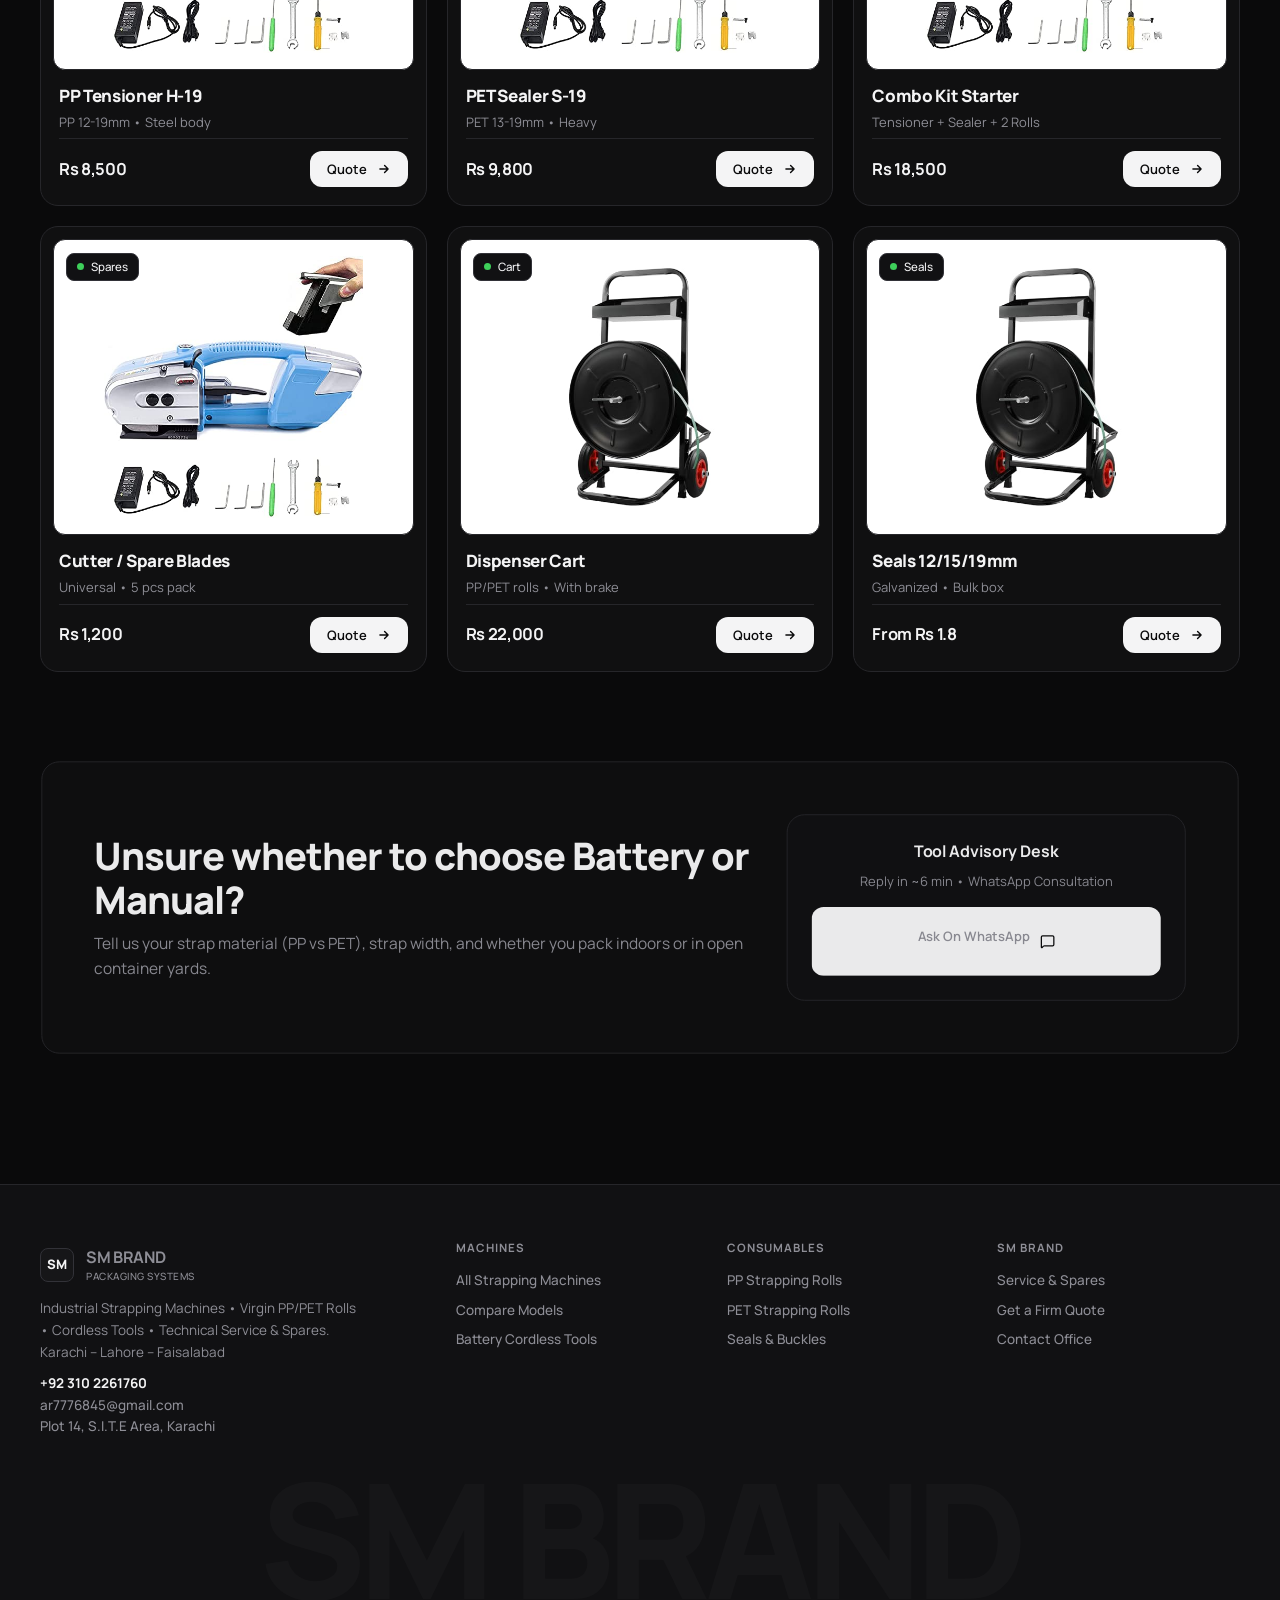
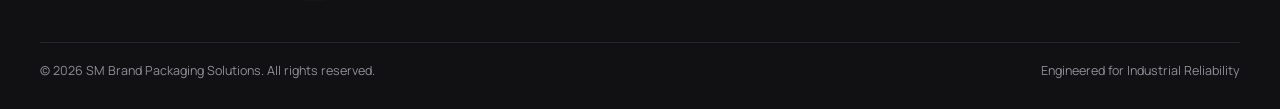
<file: tools.html>
<!DOCTYPE html>
<html lang="en">
<head>
<meta charset="UTF-8">
<meta name="viewport" content="width=device-width, initial-scale=1">
<title>Battery &amp; Hand Tools — SM BRAND</title>
<meta name="description" content="Cordless PET strapping tools, friction weld sealers, pneumatic tools, manual tensioners and cutters with genuine spares in stock.">
<meta name="theme-color" content="#101113">
<script>document.documentElement.classList.add('js')</script>
<link rel="preconnect" href="https://fonts.googleapis.com">
<link rel="preconnect" href="https://fonts.gstatic.com" crossorigin>
<link href="https://fonts.googleapis.com/css2?family=Manrope:wght@400;500;600;700;800&display=swap" rel="stylesheet">
<link rel="stylesheet" href="assets/css/sm.css">
</head>
<body>
<div class="progress" aria-hidden="true"></div>
<div class="cursor-glow" aria-hidden="true"></div>
<div class="grain" aria-hidden="true"></div>
<div class="curtain" aria-hidden="true"></div>

<!-- Header -->
<header class="header">
  <div class="container">
    <div class="nav">
      <a href="index.html" class="brand" aria-label="SM Brand home">
        <span class="brand-mark">SM</span>
        <span>SM BRAND<small>Packaging Systems</small></span>
      </a>
      <nav class="nav-links" aria-label="Main Navigation">
        <a href="machines.html">Machines</a>
        <a href="rolls.html">Rolls</a>
        <a href="tools.html" class="active" aria-current="page">Hand Tools</a>
        <a href="service.html">Service &amp; Spares</a>
        <a href="contact.html">Contact</a>
      </nav>
      <div class="nav-right">
        <a class="btn btn-primary btn-sm" data-magnetic href="contact.html#quote">
          <span>Get Quote</span>
          <i data-lucide="arrow-right"></i>
        </a>
        <button class="burger" aria-label="Toggle menu" aria-expanded="false"><span></span></button>
      </div>
    </div>
  </div>
</header>

<!-- Mobile Navigation Drawer -->
<div class="mobile-menu" aria-hidden="false">
  <a href="machines.html">Machines</a>
  <a href="rolls.html">Rolls &amp; Consumables</a>
  <a href="tools.html">Battery &amp; Hand Tools</a>
  <a href="service.html">Service &amp; Spares</a>
  <a href="contact.html">Contact</a>
  <a href="contact.html#quote" style="color:var(--orange)">Get Instant Quote →</a>
</div>

<main>
<section class="page-hero">
  <div class="container">
    <nav class="crumbs" aria-label="Breadcrumb">
      <a href="index.html">Home</a>
      <span>›</span>
      <span>Battery &amp; Hand Tools</span>
    </nav>
    <div style="margin-bottom:12px"><span class="eyebrow"><i class="dot"></i> Mobile Packaging Tools</span></div>
    <h1 data-split>Cordless Battery &amp; Manual Hand Tools</h1>
    <p data-reveal data-delay=".2">
      High-tension friction-weld battery tools, pneumatic combination sealers, manual tensioners, heavy-duty sealers, and safety strap cutters. Backed with replacement battery packs and wear parts.
    </p>
  </div>
</section>

<section class="section" style="padding-top:10px">
  <div class="container">
    <!-- Cordless Battery Tools -->
    <div class="section-head left">
      <span class="eyebrow" data-reveal><i class="dot"></i> Cordless Friction Weld</span>
      <h2 class="h-section" data-split>Battery Powered Strapping Tools</h2>
      <p data-reveal>High-efficiency friction welding for PET 13–19mm strapping. 3,500N max tension with 2 lithium-ion batteries included.</p>
    </div>
    <div class="grid-3" id="batteryGrid"></div>

    <!-- Manual Hand Tools & Spares -->
    <div id="hand" class="section-head left" style="margin-top:100px">
      <span class="eyebrow" data-reveal><i class="dot"></i> Manual Packaging</span>
      <h2 class="h-section" data-split>Manual Tensioners, Sealers &amp; Spares</h2>
      <p data-reveal>Hardened steel manual strapping tools engineered for rugged warehouse and outdoor transport strapping.</p>
    </div>
    <div class="grid-3" id="handGrid"></div>
  </div>
</section>

<!-- Direct Callout CTA -->
<section class="section" style="padding-top:0">
  <div class="container">
    <div class="cta" data-reveal="scale">
      <div class="cta-grid">
        <div>
          <h2>Unsure whether to choose Battery or Manual?</h2>
          <p>Tell us your strap material (PP vs PET), strap width, and whether you pack indoors or in open container yards.</p>
        </div>
        <div class="cta-box">
          <b>Tool Advisory Desk</b>
          <span>Reply in ~6 min • WhatsApp Consultation</span>
          <a class="btn btn-primary btn-block" data-magnetic href="https://wa.me/923102261760?text=Salam%20SM%20Brand,%20battery%20vs%20manual%20tool%20guidance%20chahiye" target="_blank" rel="noopener">
            <span>Ask On WhatsApp</span>
            <i data-lucide="message-square"></i>
          </a>
        </div>
      </div>
    </div>
  </div>
</section>

</main>

<!-- Footer -->
<footer>
  <div class="container">
    <div class="footer-grid">
      <div>
        <a href="index.html" class="brand">
          <span class="brand-mark">SM</span>
          <span>SM BRAND<small>Packaging Systems</small></span>
        </a>
        <p>Industrial Strapping Machines • Virgin PP/PET Rolls • Cordless Tools • Technical Service &amp; Spares.<br>Karachi – Lahore – Faisalabad</p>
        <p style="color:var(--ink);font-weight:700">
          +92 310 2261760<br>
          <a href="mailto:ar7776845@gmail.com" style="display:inline;padding:0">ar7776845@gmail.com</a><br>
          <span style="font-weight:500;color:var(--muted)">Plot 14, S.I.T.E Area, Karachi</span>
        </p>
      </div>
      <div>
        <h5>Machines</h5>
        <a href="machines.html">All Strapping Machines</a>
        <a href="machines.html#compare">Compare Models</a>
        <a href="tools.html">Battery Cordless Tools</a>
      </div>
      <div>
        <h5>Consumables</h5>
        <a href="rolls.html">PP Strapping Rolls</a>
        <a href="rolls.html">PET Strapping Rolls</a>
        <a href="rolls.html">Seals &amp; Buckles</a>
      </div>
      <div>
        <h5>SM Brand</h5>
        <a href="service.html">Service &amp; Spares</a>
        <a href="contact.html#quote">Get a Firm Quote</a>
        <a href="contact.html">Contact Office</a>
      </div>
    </div>
    <div class="giant" aria-hidden="true">SM BRAND</div>
    <div class="copy">
      <span>© 2026 SM Brand Packaging Solutions. All rights reserved.</span>
      <span>Engineered for Industrial Reliability</span>
    </div>
  </div>
</footer>

<a class="wa" id="waFloat" href="https://wa.me/923102261760?text=Salam%20SM%20Brand,%20tools%20quote%20chahiye" target="_blank" rel="noopener" aria-label="WhatsApp quote">
  <i data-lucide="message-circle"></i>
  <span>WhatsApp Quote</span>
</a>

<script src="assets/js/vendor/gsap.min.js"></script>
<script src="assets/js/vendor/ScrollTrigger.min.js"></script>
<script src="assets/js/vendor/lenis.min.js"></script>
<script src="assets/js/vendor/lucide.min.js"></script>
<script src="assets/js/sm-config.js"></script>
<script src="assets/js/sm-data.js"></script>
<script src="assets/js/sm.js"></script>
<script>
(function(){
  ['battery', 'hand'].forEach(function(cat){
    var el = document.getElementById(cat + 'Grid');
    if(!el) return;
    el.innerHTML = '<div class="skeleton"></div><div class="skeleton"></div><div class="skeleton"></div>';
    SM.fetchProducts(cat).then(function(list){
      SM.renderCards(el, list);
    });
  });
})();
</script>
</body>
</html>
</file>
<file: assets/css/sm.css>
/* ============================================================
   SM BRAND — Premium Industrial Packaging Systems
   Minimal Dark Theme Design System
   ============================================================ */

:root {
  /* Core Color System */
  --bg: #0a0a0b;
  --panel: #111113;
  --panel-2: #161618;

  --border: #26262a;
  --border-strong: #323238;
  --border-hover: #4a4a52;

  --text: #f4f4f5;
  --muted: #8e8e96;

  --green: #3ecf5a;
  --amber: #f5a623;

  /* Compatibility Aliases */
  --bg-2: #111113;
  --bg-card: rgba(255, 255, 255, 0.025);
  --bg-card-hover: rgba(255, 255, 255, 0.04);
  --card: #111113;
  --card-2: #161618;
  --card-3: #1c1c20;
  --line: var(--border);
  --line-2: var(--border-strong);
  --line-strong: var(--border-hover);
  --ink: var(--text);
  --muted-2: #6e6e76;
  --orange: var(--text);
  --orange-hover: #e4e4e7;
  --orange-soft: var(--text);
  --orange-subtle: rgba(255, 255, 255, 0.04);
  --orange-border: var(--border-strong);

  /* Strict Radius System */
  --radius-xl: 18px; /* Main containers & cards */
  --radius-lg: 18px; /* Cards */
  --radius-md: 12px; /* Buttons, inputs, images */
  --radius-sm: 8px;  /* Pills, icon tiles, spec chips */

  --font: 'Manrope', system-ui, -apple-system, 'Segoe UI', Roboto, sans-serif;
  --ease: cubic-bezier(0.16, 1, 0.3, 1);
  --shadow-sm: none;
  --shadow-md: none;
  --shadow-lg: none;
}

*, *::before, *::after {
  box-sizing: border-box;
  margin: 0;
  padding: 0;
}

html {
  scroll-behavior: auto;
  -webkit-text-size-adjust: 100%;
  background-color: var(--bg);
}

html.lenis, html.lenis body {
  height: auto;
}

.lenis.lenis-smooth {
  scroll-behavior: auto !important;
}

.lenis.lenis-stopped {
  overflow: hidden;
}

/* ---------- Global Dotted Grid Background ---------- */
body {
  font-family: var(--font);
  background-color: #0a0a0b;
  background-image: radial-gradient(
    #3a3a40 1px,
    transparent 1.2px
  );
  background-size: 26px 26px;
  background-attachment: fixed;
  color: var(--text);
  line-height: 1.6;
  -webkit-font-smoothing: antialiased;
  -moz-osx-font-smoothing: grayscale;
  overflow-x: hidden;
  min-height: 100vh;
  position: relative;
}

/* Remove decorative background pseudo-elements */
body::before,
body::after {
  display: none !important;
}

a {
  color: inherit;
  text-decoration: none;
  transition: color 0.18s ease;
}

img {
  max-width: 100%;
  display: block;
}

button {
  font-family: inherit;
  cursor: pointer;
  border: none;
  background: none;
}

::selection {
  background: var(--text);
  color: var(--bg);
}

.container {
  width: min(1200px, 100% - 48px);
  margin-inline: auto;
}

.sr-only {
  position: absolute;
  width: 1px;
  height: 1px;
  overflow: hidden;
  clip: rect(0, 0, 0, 0);
  white-space: nowrap;
}

/* ---------- Completely Removed Unwanted Effects ---------- */
.grain,
.cursor-glow,
.curtain {
  display: none !important;
}

/* Top Scroll Progress Indicator */
.progress {
  position: fixed;
  top: 0;
  left: 0;
  height: 2px;
  width: 100%;
  transform-origin: 0 50%;
  transform: scaleX(0);
  background: var(--text);
  z-index: 350;
}

/* ---------- Typography & Clean Hierarchy ---------- */
h1, h2, h3, h4, h5, h6 {
  letter-spacing: -0.025em;
  line-height: 1.15;
  font-weight: 800;
  color: var(--text);
  text-transform: none;
}

.h-display {
  font-size: clamp(34px, 4.5vw, 56px);
  letter-spacing: -0.03em;
  line-height: 1.1;
  font-weight: 800;
}

.h-section {
  font-size: clamp(26px, 3.2vw, 40px);
  letter-spacing: -0.025em;
  font-weight: 800;
}

.lead {
  font-size: clamp(15.5px, 1.25vw, 17.5px);
  color: var(--muted);
  max-width: 580px;
  line-height: 1.65;
}

.grad {
  color: var(--text);
  display: inline;
}

.split .grad {
  background: none;
  -webkit-text-fill-color: initial;
}

.split .w {
  display: inline-block;
  overflow: hidden;
  vertical-align: top;
  padding-bottom: 0.1em;
  margin-bottom: -0.1em;
}

.split .w > span {
  display: inline-block;
  will-change: transform;
}

/* Category Eyebrows */
.eyebrow {
  display: inline-flex;
  align-items: center;
  gap: 8px;
  font-size: 12px;
  font-weight: 600;
  color: var(--muted);
  letter-spacing: 0.05em;
  text-transform: uppercase;
  margin-bottom: 6px;
}

.eyebrow i.dot {
  width: 6px;
  height: 6px;
  border-radius: 50%;
  background: var(--border-hover);
  display: inline-block;
}

.section {
  padding: clamp(60px, 7vw, 100px) 0;
  position: relative;
}

.section-head {
  max-width: 720px;
  margin: 0 auto clamp(32px, 4vw, 48px);
  text-align: center;
  display: flex;
  flex-direction: column;
  align-items: center;
  gap: 12px;
}

.section-head p {
  color: var(--muted);
  font-size: 16px;
  max-width: 560px;
}

.section-head.left {
  margin-inline: 0;
  text-align: left;
  align-items: flex-start;
}

/* ---------- Buttons (Flat, 12px Radius, No Shadows) ---------- */
.btn,
.rec-wa {
  position: relative;
  display: inline-flex;
  align-items: center;
  justify-content: center;
  gap: 10px;
  padding: 12px 24px;
  border-radius: 12px;
  font-weight: 600;
  font-size: 14px;
  border: 1px solid transparent;
  transition: background 0.18s ease, border-color 0.18s ease, color 0.18s ease;
  white-space: nowrap;
  box-shadow: none;
}

.btn svg, .btn i {
  width: 15px;
  height: 15px;
  transition: none;
}

/* No hover translation */
.btn:hover svg, .btn:hover i {
  transform: none;
}

/* Primary Button: #f4f4f5 background, #0a0a0b text */
.btn-primary {
  background: #f4f4f5;
  color: #0a0a0b;
  border: 1px solid transparent;
  box-shadow: none;
}

.btn-primary:hover {
  background: #e4e4e7;
  color: #0a0a0b;
  box-shadow: none;
  transform: none;
}

/* Secondary / Ghost Button: #111113 background, 1px solid #323238 */
.btn-ghost {
  background: #111113;
  border: 1px solid #323238;
  color: #f4f4f5;
  backdrop-filter: none;
  -webkit-backdrop-filter: none;
  box-shadow: none;
}

.btn-ghost:hover {
  background: #161618;
  border-color: #4a4a52;
  color: #f4f4f5;
  box-shadow: none;
  transform: none;
}

.btn-sm {
  padding: 8px 16px;
  font-size: 13px;
  border-radius: 12px;
}

.btn-block {
  width: 100%;
}

/* Keyboard Accessibility Focus Rings */
.btn:focus-visible,
a:focus-visible,
button:focus-visible,
select:focus-visible,
input:focus-visible {
  outline: 2px solid var(--text);
  outline-offset: 3px;
  box-shadow: none;
}

/* ---------- Header & Navigation (Sticky, Minimal, Flat) ---------- */
.header {
  position: sticky;
  top: 0;
  left: 0;
  right: 0;
  z-index: 100;
  background: #0a0a0b;
  border-bottom: 1px solid #26262a;
  box-shadow: none;
  transition: transform 0.3s ease;
}

.header.hide {
  transform: translateY(-100%);
}

.nav {
  display: flex;
  align-items: center;
  justify-content: space-between;
  gap: 20px;
  height: 64px;
  padding: 0;
  border-radius: 0;
  border: none;
  background: transparent;
  backdrop-filter: none;
  -webkit-backdrop-filter: none;
  box-shadow: none;
}

.brand {
  display: flex;
  align-items: center;
  gap: 12px;
  font-weight: 700;
  font-size: 16px;
  letter-spacing: -0.02em;
}

/* 34x34px Icon Tile with 8px radius */
.brand-mark {
  width: 34px;
  height: 34px;
  border-radius: 8px;
  display: grid;
  place-items: center;
  font-weight: 800;
  font-size: 13px;
  color: var(--text);
  background: #161618;
  border: 1px solid #323238;
  box-shadow: none;
}

.brand small {
  display: block;
  font-size: 10px;
  font-weight: 500;
  color: var(--muted);
  letter-spacing: 0.05em;
  text-transform: uppercase;
  margin-top: -2px;
}

.nav-links {
  display: flex;
  gap: 6px;
  font-weight: 500;
  font-size: 14px;
  color: var(--muted);
}

.nav-links a {
  padding: 8px 14px;
  border-radius: 8px;
  color: var(--muted);
  transition: color 0.18s, background 0.18s;
}

.nav-links a:hover {
  color: var(--text);
  background: var(--panel-2);
}

.nav-links a.active {
  color: var(--text);
  background: var(--panel-2);
  font-weight: 600;
}

.nav-right {
  display: flex;
  align-items: center;
  gap: 10px;
}

.burger {
  display: none;
  width: 38px;
  height: 38px;
  border-radius: 8px;
  border: 1px solid var(--border);
  background: var(--panel);
  color: var(--text);
  place-items: center;
  box-shadow: none;
}

.burger span {
  display: block;
  width: 16px;
  height: 1.6px;
  background: currentColor;
  position: relative;
  transition: 0.25s;
}

.burger span::before, .burger span::after {
  content: '';
  position: absolute;
  left: 0;
  width: 16px;
  height: 1.6px;
  background: currentColor;
  transition: 0.25s;
}

.burger span::before { top: -5px; }
.burger span::after { top: 5px; }

.burger[aria-expanded="true"] span { background: transparent; }
.burger[aria-expanded="true"] span::before { top: 0; transform: rotate(45deg); }
.burger[aria-expanded="true"] span::after { top: 0; transform: rotate(-45deg); }

.mobile-menu {
  position: fixed;
  inset: 0;
  z-index: 99;
  background: #0a0a0b;
  backdrop-filter: none;
  -webkit-backdrop-filter: none;
  display: flex;
  flex-direction: column;
  justify-content: center;
  padding: 100px 32px 40px;
  gap: 8px;
  opacity: 0;
  pointer-events: none;
  transition: opacity 0.25s ease;
  border-bottom: 1px solid var(--border);
}

.mobile-menu.open {
  opacity: 1;
  pointer-events: auto;
}

.mobile-menu a {
  font-size: 24px;
  font-weight: 700;
  letter-spacing: -0.02em;
  padding: 12px 0;
  border-bottom: 1px solid var(--border);
  color: var(--text);
}

@media (max-width: 900px) {
  .nav-links, .nav-right .btn { display: none; }
  .burger { display: grid; }
}

/* ---------- Hero Section ---------- */
.hero {
  padding: clamp(60px, 8vw, 100px) 0 clamp(40px, 5vw, 70px);
  position: relative;
}

.hero-grid {
  display: grid;
  grid-template-columns: 1.1fr 0.9fr;
  gap: clamp(32px, 4vw, 56px);
  align-items: center;
}

.hero h1 {
  margin: 16px 0 18px;
}

.hero-ctas {
  display: flex;
  gap: 12px;
  flex-wrap: wrap;
  margin-top: 28px;
}

.checks {
  display: flex;
  flex-wrap: wrap;
  gap: 10px 22px;
  margin-top: 32px;
  color: var(--muted);
  font-weight: 500;
  font-size: 13px;
}

.checks span {
  display: flex;
  align-items: center;
  gap: 8px;
}

.checks svg, .checks i {
  width: 14px;
  height: 14px;
  color: var(--muted);
}

/* 3D Visual Frame: 18px radius, no glow, no shadow */
.hero-visual {
  position: relative;
  display: flex;
  justify-content: center;
  align-items: center;
}

.hero-3d-wrapper {
  position: relative;
  width: 100%;
  max-width: 520px;
  aspect-ratio: 1 / 1;
  border-radius: 18px;
  background: rgba(255, 255, 255, 0.025);
  border: 1px solid var(--border);
  box-shadow: none;
}

#hero3dContainer {
  width: 100%;
  height: 100%;
  border-radius: inherit;
  cursor: grab;
}

#hero3dContainer:active {
  cursor: grabbing;
}

/* Fallback Card */
.hero-3d-wrapper.fallback-mode #hero3dContainer {
  display: none;
}

.hero-fallback-card {
  display: none;
  width: 100%;
  height: 100%;
  padding: 24px;
}

.hero-3d-wrapper.fallback-mode .hero-fallback-card {
  display: flex;
  flex-direction: column;
  justify-content: center;
  align-items: center;
}

.hero-fallback-card .plate {
  width: 100%;
  height: 100%;
  border-radius: 12px;
  background: #FFFFFF;
  border: 1px solid var(--border);
  display: grid;
  place-items: center;
  overflow: hidden;
}

.hero-fallback-card img {
  width: 100%;
  height: 100%;
  object-fit: contain;
  mix-blend-mode: multiply;
  padding: 24px;
}

/* Machine Pedestal Metadata */
.pedestal-tag {
  position: absolute;
  bottom: 18px;
  left: 20px;
  display: flex;
  align-items: center;
  gap: 8px;
  font-size: 12px;
  font-weight: 500;
  color: var(--muted);
  background: #111113;
  border: 1px solid #323238;
  padding: 5px 12px;
  border-radius: 8px;
  backdrop-filter: none;
  -webkit-backdrop-filter: none;
  box-shadow: none;
}

.pedestal-tag span.badge-indicator {
  width: 7px;
  height: 7px;
  border-radius: 50%;
  background: var(--green);
}

@media (max-width: 900px) {
  .hero-grid { grid-template-columns: 1fr; }
  .hero-3d-wrapper { max-width: 440px; margin: 0 auto; }
}

/* ---------- Industrial Ticker (Clean & Flat) ---------- */
.marquee {
  border-block: 1px solid var(--border);
  background: var(--panel);
  overflow: hidden;
  padding: 16px 0;
  box-shadow: none;
}

.marquee-track {
  display: flex;
  width: max-content;
  gap: 48px;
  animation: marq 42s linear infinite;
}

.marquee:hover .marquee-track {
  animation-play-state: paused;
}

.marquee span {
  display: flex;
  align-items: center;
  gap: 48px;
  font-size: 14px;
  font-weight: 600;
  letter-spacing: 0.04em;
  text-transform: uppercase;
  color: var(--muted);
  white-space: nowrap;
}

.marquee span::after {
  content: '•';
  color: var(--border-hover);
  font-size: 1.1em;
}

@keyframes marq {
  to { transform: translateX(-50%); }
}

/* ---------- Key Operational Metrics (18px Radius, 1px Divider) ---------- */
.stats {
  display: grid;
  grid-template-columns: repeat(4, 1fr);
  gap: 1px;
  background: var(--border);
  border: 1px solid var(--border);
  border-radius: 18px;
  overflow: hidden;
  box-shadow: none;
}

.stat {
  background: var(--panel);
  padding: 28px 24px;
  position: relative;
  transition: background 0.18s ease;
  box-shadow: none;
}

.stat:hover {
  background: var(--panel-2);
}

.stat b {
  display: block;
  font-size: clamp(30px, 3.5vw, 46px);
  font-weight: 800;
  letter-spacing: -0.035em;
  line-height: 1;
  color: var(--text);
}

.stat b em {
  font-style: normal;
  color: var(--text);
}

.stat span {
  color: var(--muted);
  font-size: 13px;
  font-weight: 500;
  display: block;
  margin-top: 8px;
}

@media (max-width: 820px) {
  .stats { grid-template-columns: 1fr 1fr; }
}

/* ---------- Containers and Cards (Subtle Panel, 18px Radius, No Shadows) ---------- */
.showcase-grid {
  display: grid;
  grid-template-columns: 1.2fr 0.8fr;
  gap: 20px;
}

.showcase-card {
  position: relative;
  border-radius: 18px;
  border: 1px solid var(--border);
  background: rgba(255, 255, 255, 0.025);
  overflow: hidden;
  display: flex;
  flex-direction: column;
  transition: border-color 0.2s ease;
  box-shadow: none;
}

.showcase-card:hover {
  border-color: var(--border-hover);
  transform: none;
  box-shadow: none;
}

.showcase-card.featured {
  grid-column: 1 / -1;
  display: grid;
  grid-template-columns: 1.1fr 0.9fr;
  align-items: center;
}

.showcase-media {
  padding: 20px;
  display: grid;
  place-items: center;
}

.showcase-media .plate {
  width: 100%;
  border-radius: 12px;
  background: #FFFFFF;
  border: 1px solid var(--border);
  aspect-ratio: 1 / 0.75;
  display: grid;
  place-items: center;
  overflow: hidden;
}

.showcase-media img {
  width: 100%;
  height: 100%;
  object-fit: contain;
  padding: 20px;
  mix-blend-mode: multiply;
  transition: none;
}

.showcase-card:hover .showcase-media img {
  transform: none;
}

.showcase-body {
  padding: 28px 32px;
  display: flex;
  flex-direction: column;
  gap: 10px;
}

.showcase-body h3 {
  font-size: 22px;
  letter-spacing: -0.02em;
}

.showcase-body p {
  color: var(--muted);
  font-size: 14.5px;
  line-height: 1.6;
}

.spec-pills {
  display: flex;
  flex-wrap: wrap;
  gap: 8px;
  margin-top: 6px;
}

/* Specification Chips (8px Radius) */
.spec-pill {
  font-size: 12px;
  font-weight: 500;
  color: var(--text);
  background: var(--panel);
  border: 1px solid var(--border-strong);
  padding: 4px 10px;
  border-radius: 8px;
  box-shadow: none;
}

@media (max-width: 900px) {
  .showcase-grid { grid-template-columns: 1fr; }
  .showcase-card.featured { grid-template-columns: 1fr; }
  .showcase-body { padding: 22px; }
}

/* 3-Column Industrial Modules */
.modules-row {
  display: grid;
  grid-template-columns: repeat(3, 1fr);
  gap: 20px;
  margin-top: 20px;
}

.module-card {
  border-radius: 18px;
  border: 1px solid var(--border);
  background: rgba(255, 255, 255, 0.025);
  padding: 26px;
  display: flex;
  flex-direction: column;
  justify-content: space-between;
  gap: 16px;
  box-shadow: none;
  transition: border-color 0.2s ease;
}

.module-card:hover {
  border-color: var(--border-hover);
  transform: none;
  box-shadow: none;
}

/* 34x34px Icon Tile with 8px Radius, #161618 BG, #8e8e96 color */
.module-card .module-icon,
.ico,
.tile .ico {
  width: 34px;
  height: 34px;
  border-radius: 8px;
  background: #161618;
  border: 1px solid #323238;
  display: grid;
  place-items: center;
  color: var(--muted);
  box-shadow: none;
}

.module-card .module-icon svg,
.module-card .module-icon i,
.ico svg,
.ico i,
.tile .ico svg,
.tile .ico i {
  width: 16px;
  height: 16px;
  color: var(--muted);
}

.module-card h4 {
  font-size: 17px;
  letter-spacing: -0.02em;
}

.module-card p {
  color: var(--muted);
  font-size: 14px;
}

@media (max-width: 860px) {
  .modules-row { grid-template-columns: 1fr; }
}

/* ---------- Product Listing Grid & Cards ---------- */
.filters {
  display: flex;
  flex-wrap: wrap;
  gap: 8px;
  margin-bottom: 28px;
}

.fbtn {
  padding: 8px 18px;
  border-radius: 12px;
  border: 1px solid #323238;
  background: #111113;
  color: var(--muted);
  font-weight: 500;
  font-size: 13px;
  transition: background 0.18s ease, border-color 0.18s ease, color 0.18s ease;
  box-shadow: none;
}

.fbtn:hover {
  color: var(--text);
  border-color: #4a4a52;
  background: #161618;
  transform: none;
}

.fbtn.active {
  background: #f4f4f5;
  border-color: #f4f4f5;
  color: #0a0a0b;
}

.grid-3 {
  display: grid;
  grid-template-columns: repeat(3, 1fr);
  gap: 20px;
}

@media (max-width: 980px) {
  .grid-3 { grid-template-columns: 1fr 1fr; }
}

@media (max-width: 620px) {
  .grid-3 { grid-template-columns: 1fr; }
}

.pcard {
  position: relative;
  border-radius: 18px;
  border: 1px solid var(--border);
  background: rgba(255, 255, 255, 0.025);
  overflow: hidden;
  display: flex;
  flex-direction: column;
  transition: border-color 0.2s ease;
  box-shadow: none;
}

.pcard:hover {
  border-color: var(--border-hover);
  transform: none;
  box-shadow: none;
}

.pcard .thumb {
  display: block;
  margin: 12px 12px 0;
  border-radius: 12px;
  background: #FFFFFF;
  border: 1px solid var(--border);
  aspect-ratio: 1 / 0.82;
  position: relative;
  overflow: hidden;
}

.pcard .thumb img {
  width: 100%;
  height: 100%;
  object-fit: contain;
  padding: 16px;
  mix-blend-mode: multiply;
  transition: none;
}

.pcard:hover .thumb img {
  transform: none;
}

/* Status Pill: 8px Radius, Panel BG, 1px solid #323238, 7px Dot */
.status-pill {
  display: inline-flex;
  align-items: center;
  gap: 7px;
  padding: 4px 10px;
  border-radius: 8px;
  background: var(--panel);
  border: 1px solid #323238;
  font-size: 11.5px;
  font-weight: 500;
  color: var(--text);
  box-shadow: none;
}

.status-pill .led {
  width: 7px;
  height: 7px;
  border-radius: 50%;
  display: inline-block;
  background: var(--amber); /* amber for pending / default */
  box-shadow: none;
  animation: none;
}

.status-pill.active .led {
  background: var(--green); /* green #3ecf5a for in-stock / active */
}

.pbody {
  padding: 16px 18px 18px;
  display: flex;
  flex-direction: column;
  gap: 6px;
  flex: 1;
}

.pbody h4 {
  font-size: 17px;
  letter-spacing: -0.02em;
}

.pbody h4 a:hover {
  color: var(--muted);
}

.spec {
  color: var(--muted);
  font-size: 13px;
}

.pfoot {
  display: flex;
  align-items: center;
  justify-content: space-between;
  gap: 12px;
  margin-top: auto;
  padding-top: 12px;
  border-top: 1px solid var(--border);
}

.price {
  font-weight: 700;
  font-size: 16.5px;
  letter-spacing: -0.02em;
  color: var(--text);
}

.state {
  grid-column: 1 / -1;
  text-align: center;
  color: var(--muted);
  padding: 50px 0;
  font-size: 14.5px;
}

.skeleton {
  height: 360px;
  border-radius: 18px;
  border: 1px solid var(--border);
  background: var(--panel);
}

/* ---------- Color Swatches (8px Radius, Subtle Border) ---------- */
.swatch-group {
  display: flex;
  flex-wrap: wrap;
  gap: 8px;
  margin-top: 18px;
}

.swatch-chip {
  display: inline-flex;
  align-items: center;
  gap: 8px;
  padding: 5px 12px;
  border-radius: 8px;
  background: var(--panel);
  border: 1px solid var(--border-strong);
  font-size: 12.5px;
  font-weight: 500;
  color: var(--text);
  box-shadow: none;
  transition: border-color 0.2s ease;
}

.swatch-chip:hover {
  border-color: var(--border-hover);
  transform: none;
}

.swatch-dot {
  width: 10px;
  height: 10px;
  border-radius: 50%;
  border: 1px solid rgba(255, 255, 255, 0.2);
  display: inline-block;
  flex-shrink: 0;
}

/* ---------- Page Hero Header ---------- */
.page-hero {
  padding: clamp(50px, 7vw, 90px) 0 clamp(24px, 3.5vw, 40px);
  position: relative;
}

.crumbs {
  font-size: 12.5px;
  color: var(--muted);
  font-weight: 500;
  margin-bottom: 14px;
  display: flex;
  gap: 8px;
  flex-wrap: wrap;
}

.crumbs a:hover {
  color: var(--text);
}

.page-hero h1 {
  font-size: clamp(30px, 4.2vw, 50px);
}

.page-hero p {
  color: var(--muted);
  margin-top: 12px;
  font-size: 16px;
  max-width: 620px;
}

/* ---------- Process Timeline ---------- */
.process {
  position: relative;
}

.process-wrap {
  display: grid;
  grid-template-columns: 0.9fr 1.1fr;
  gap: clamp(30px, 5vw, 64px);
  align-items: start;
}

.process-left {
  position: sticky;
  top: 100px;
}

.process-left h2 {
  margin: 14px 0;
}

.steps {
  display: flex;
  flex-direction: column;
  gap: 14px;
}

.step {
  position: relative;
  padding: 24px 26px;
  border-radius: 18px;
  border: 1px solid var(--border);
  background: rgba(255, 255, 255, 0.025);
  display: grid;
  grid-template-columns: auto 1fr;
  gap: 18px;
  box-shadow: none;
  transition: border-color 0.2s ease, background 0.2s ease;
}

/* Step Number as 34x34px Icon Tile with 8px Radius */
.step .num {
  font-size: 13px;
  font-weight: 700;
  color: var(--muted);
  width: 34px;
  height: 34px;
  border-radius: 8px;
  border: 1px solid #323238;
  display: grid;
  place-items: center;
  background: #161618;
  box-shadow: none;
}

.step h3 {
  font-size: 18px;
  letter-spacing: -0.02em;
}

.step p {
  color: var(--muted);
  margin-top: 4px;
  font-size: 14px;
}

.step.active {
  border-color: var(--border-hover);
  background: var(--panel-2);
}

@media (max-width: 900px) {
  .process-wrap { grid-template-columns: 1fr; }
  .process-left { position: static; }
}

/* ---------- Machine Finder Component (18px Radius) ---------- */
.finder {
  border-radius: 18px;
  border: 1px solid var(--border);
  background: rgba(255, 255, 255, 0.025);
  padding: clamp(24px, 3.5vw, 36px);
  position: relative;
  box-shadow: none;
}

.finder-steps {
  display: grid;
  grid-template-columns: repeat(3, 1fr);
  gap: 16px;
  position: relative;
}

@media (max-width: 780px) {
  .finder-steps { grid-template-columns: 1fr; }
}

.field label {
  display: block;
  font-size: 12px;
  font-weight: 600;
  color: var(--muted);
  margin-bottom: 8px;
  letter-spacing: 0.02em;
}

/* Inputs & Selects: 12px Radius, #111113 BG, Focus Outline */
.input, .field select {
  width: 100%;
  padding: 12px 14px;
  border-radius: 12px;
  border: 1px solid var(--border-strong);
  background: var(--panel);
  color: var(--text);
  font: 500 14px var(--font);
  outline: none;
  transition: border-color 0.18s ease;
  appearance: none;
  -webkit-appearance: none;
  box-shadow: none;
}

select.input, .field select {
  background-image: url("data:image/svg+xml,%3Csvg xmlns='http://www.w3.org/2000/svg' width='14' height='14' viewBox='0 0 24 24' fill='none' stroke='%238e8e96' stroke-width='2'%3E%3Cpath d='m6 9 6 6 6-6'/%3E%3C/svg%3E");
  background-repeat: no-repeat;
  background-position: right 14px center;
  padding-right: 38px;
}

.input:focus, .field select:focus {
  border-color: var(--border-hover);
  outline: 2px solid var(--text);
  outline-offset: 2px;
  background: var(--panel-2);
}

.input.bad {
  border-color: #ef4444;
}

option {
  background: var(--panel);
  color: var(--text);
}

.result {
  margin-top: 20px;
  padding: 20px;
  border-radius: 12px;
  border: 1px solid var(--border);
  background: var(--panel);
  display: flex;
  align-items: center;
  justify-content: space-between;
  gap: 18px;
  flex-wrap: wrap;
  box-shadow: none;
}

.result .lbl {
  font-size: 11px;
  font-weight: 600;
  letter-spacing: 0.06em;
  text-transform: uppercase;
  color: var(--muted);
}

.result .rec-name {
  font-size: clamp(19px, 2vw, 24px);
  font-weight: 700;
  letter-spacing: -0.02em;
  margin-top: 4px;
}

.result .rec-name b {
  color: var(--text);
}

.result .rec-note {
  color: var(--muted);
  font-size: 13.5px;
  margin-top: 4px;
  max-width: 520px;
}

/* ---------- High-Impact, Minimal Flat CTA Banner ---------- */
.cta {
  border-radius: 18px;
  padding: clamp(30px, 4.5vw, 52px);
  position: relative;
  border: 1px solid var(--border);
  background: rgba(255, 255, 255, 0.025);
  box-shadow: none;
}

.cta-grid {
  display: grid;
  grid-template-columns: 1.25fr 0.75fr;
  gap: 28px;
  align-items: center;
}

.cta h2 {
  font-size: clamp(26px, 3.2vw, 38px);
}

.cta p {
  color: var(--muted);
  margin-top: 10px;
  font-size: 15.5px;
  line-height: 1.6;
}

.cta-box {
  padding: 24px;
  border-radius: 18px;
  background: var(--panel);
  border: 1px solid var(--border);
  box-shadow: none;
  text-align: center;
}

.cta-box b {
  font-size: 16px;
  display: block;
}

.cta-box span {
  display: block;
  color: var(--muted);
  font-size: 13px;
  margin: 6px 0 16px;
}

@media (max-width: 820px) {
  .cta-grid { grid-template-columns: 1fr; }
}

/* ---------- Testimonials (18px Radius, Flat, No Shadow) ---------- */
.quote {
  padding: 24px;
  border-radius: 18px;
  border: 1px solid var(--border);
  background: rgba(255, 255, 255, 0.025);
  box-shadow: none;
  transition: border-color 0.2s ease;
}

.quote:hover {
  border-color: var(--border-hover);
  transform: none;
  box-shadow: none;
}

.quote p {
  font-size: 14.5px;
  color: var(--text);
  line-height: 1.6;
}

.quote .who {
  margin-top: 18px;
  display: flex;
  align-items: center;
  gap: 12px;
  font-weight: 600;
  font-size: 13.5px;
}

/* 34x34px Icon Tile with 8px Radius */
.quote .av {
  width: 34px;
  height: 34px;
  border-radius: 8px;
  background: #161618;
  border: 1px solid #323238;
  display: grid;
  place-items: center;
  font-weight: 700;
  color: var(--muted);
  font-size: 13px;
  box-shadow: none;
}

.quote .who small {
  display: block;
  color: var(--muted);
  font-weight: 500;
}

.stars {
  color: var(--text);
  letter-spacing: 2px;
  font-size: 12px;
  margin-bottom: 12px;
}

/* ---------- Technical Specification Table (18px Radius) ---------- */
.table-wrap {
  overflow: auto;
  border-radius: 18px;
  border: 1px solid var(--border);
  background: rgba(255, 255, 255, 0.025);
  box-shadow: none;
}

table.compare {
  width: 100%;
  border-collapse: collapse;
  min-width: 600px;
}

table.compare th, table.compare td {
  padding: 14px 18px;
  text-align: left;
  font-size: 13.5px;
  border-bottom: 1px solid var(--border);
}

table.compare th {
  color: var(--muted);
  font-weight: 600;
  font-size: 11.5px;
  letter-spacing: 0.06em;
  text-transform: uppercase;
  background: var(--panel);
}

table.compare tr:last-child td {
  border-bottom: 0;
}

table.compare td:first-child {
  color: var(--muted);
  font-weight: 500;
}

table.compare tbody tr {
  transition: background 0.18s ease;
}

table.compare tbody tr:hover {
  background: rgba(255, 255, 255, 0.02);
}

/* ---------- Forms & Office Coordinates ---------- */
.contact-grid {
  display: grid;
  grid-template-columns: 1.15fr 0.85fr;
  gap: 20px;
  align-items: start;
}

@media (max-width: 880px) {
  .contact-grid { grid-template-columns: 1fr; }
}

.form {
  padding: clamp(22px, 3.2vw, 32px);
  border-radius: 18px;
  border: 1px solid var(--border);
  background: rgba(255, 255, 255, 0.025);
  box-shadow: none;
}

.q-grid {
  display: grid;
  grid-template-columns: 1fr 1fr;
  gap: 14px;
}

.q-grid .full {
  grid-column: 1 / -1;
}

@media (max-width: 580px) {
  .q-grid { grid-template-columns: 1fr; }
}

.err {
  display: none;
  color: #f87171;
  font-size: 12px;
  margin-top: 5px;
  font-weight: 500;
}

.field.invalid .err {
  display: block;
}

.field.invalid .input {
  border-color: #ef4444;
}

.notice {
  display: none;
  margin-top: 14px;
  padding: 12px 16px;
  border-radius: 12px;
  font-weight: 500;
  font-size: 13.5px;
  background: #111113;
  border: 1px solid var(--border);
  color: var(--text);
}

.notice.show {
  display: block;
}

.info {
  padding: 24px;
  border-radius: 18px;
  border: 1px solid var(--border);
  background: rgba(255, 255, 255, 0.025);
  box-shadow: none;
  transition: border-color 0.2s ease;
}

.info:hover {
  border-color: var(--border-hover);
  transform: none;
  box-shadow: none;
}

.info + .info {
  margin-top: 16px;
}

.info h3 {
  font-size: 18px;
  letter-spacing: -0.02em;
}

.info p {
  color: var(--muted);
  margin-top: 8px;
  font-size: 14px;
}

.info ul {
  list-style: none;
  margin-top: 12px;
  display: grid;
  gap: 8px;
  color: var(--muted);
  font-weight: 500;
  font-size: 13.5px;
}

.tile {
  border-radius: 18px;
  border: 1px solid var(--border);
  background: rgba(255, 255, 255, 0.025);
  padding: 24px;
  box-shadow: none;
}

/* ---------- Product Detail View ---------- */
.pd {
  display: grid;
  grid-template-columns: 1fr 1fr;
  gap: clamp(24px, 4vw, 52px);
  align-items: start;
}

@media (max-width: 880px) {
  .pd { grid-template-columns: 1fr; }
}

.pd-img {
  border-radius: 18px;
  padding: 12px;
  border: 1px solid var(--border);
  background: rgba(255, 255, 255, 0.025);
  box-shadow: none;
  position: sticky;
  top: 90px;
}

.pd-img .plate {
  background: #FFFFFF;
  border-radius: 12px;
  border: 1px solid var(--border);
  aspect-ratio: 1 / 0.9;
  display: grid;
  place-items: center;
  overflow: hidden;
}

.pd-img img {
  width: 100%;
  height: 100%;
  object-fit: contain;
  padding: 20px;
  mix-blend-mode: multiply;
}

.pd h1 {
  font-size: clamp(28px, 3.5vw, 42px);
  margin: 12px 0 8px;
}

.pd .big-price {
  font-size: clamp(24px, 2.8vw, 34px);
  font-weight: 800;
  color: var(--text);
  letter-spacing: -0.03em;
}

.pd .desc {
  color: var(--muted);
  margin-top: 14px;
  font-size: 15px;
  line-height: 1.65;
}

/* List container with 1px dividers */
.spec-list {
  margin-top: 22px;
  border: 1px solid var(--border);
  border-radius: 12px;
  overflow: hidden;
  background: var(--panel);
  box-shadow: none;
}

.spec-list div {
  display: flex;
  justify-content: space-between;
  gap: 16px;
  padding: 12px 16px;
  border-bottom: 1px solid var(--border);
  font-size: 13.5px;
}

.spec-list div:last-child {
  border: 0;
}

.spec-list span {
  color: var(--muted);
}

.spec-list b {
  text-align: right;
  color: var(--text);
}

/* ---------- Global Footer (Clean, Minimal, Flat) ---------- */
footer {
  border-top: 1px solid var(--border);
  padding: 56px 0 28px;
  margin-top: 40px;
  background: var(--panel);
  box-shadow: none;
}

.footer-grid {
  display: grid;
  grid-template-columns: 1.6fr 1fr 1fr 1fr;
  gap: 28px;
}

@media (max-width: 880px) {
  .footer-grid { grid-template-columns: 1fr 1fr; }
}

@media (max-width: 540px) {
  .footer-grid { grid-template-columns: 1fr; }
}

footer h5 {
  font-size: 11.5px;
  letter-spacing: 0.08em;
  text-transform: uppercase;
  color: var(--muted);
  margin-bottom: 12px;
  font-weight: 700;
}

footer a {
  display: block;
  color: var(--muted);
  padding: 4px 0;
  font-size: 13.5px;
  font-weight: 500;
  transition: color 0.18s;
}

footer a:hover {
  color: var(--text);
  transform: none;
}

footer p {
  color: var(--muted);
  font-size: 13.5px;
  margin-top: 10px;
  max-width: 320px;
  line-height: 1.6;
}

.copy {
  margin-top: 40px;
  padding-top: 18px;
  border-top: 1px solid var(--border);
  display: flex;
  justify-content: space-between;
  flex-wrap: wrap;
  gap: 12px;
  color: var(--muted);
  font-size: 12.5px;
}

.giant {
  font-size: clamp(50px, 13vw, 160px);
  font-weight: 800;
  letter-spacing: -0.05em;
  line-height: 0.8;
  text-align: center;
  margin-top: 36px;
  color: rgba(255, 255, 255, 0.025);
  background: none;
  -webkit-background-clip: initial;
  background-clip: initial;
  user-select: none;
}

/* ---------- Floating WhatsApp Action Widget (Flat, 12px Radius, No Glow) ---------- */
.wa {
  position: fixed;
  right: 20px;
  bottom: 20px;
  z-index: 120;
  display: flex;
  align-items: center;
  gap: 9px;
  padding: 11px 18px;
  border-radius: 12px;
  background: #161618;
  border: 1px solid #323238;
  color: #f4f4f5;
  font-weight: 600;
  font-size: 13.5px;
  box-shadow: none;
  transition: background 0.18s ease, border-color 0.18s ease;
}

.wa:hover {
  background: #1c1c20;
  border-color: #4a4a52;
  transform: none;
}

.wa svg, .wa i {
  width: 16px;
  height: 16px;
}

@media (max-width: 540px) {
  .wa span { display: none; }
  .wa { padding: 12px; }
}

/* ---------- GSAP Reveal Initial States (JS Only) ---------- */
.js [data-reveal] {
  opacity: 0;
  transform: translateY(20px);
}

.js [data-reveal="fade"] {
  transform: none;
}

.js [data-reveal="scale"] {
  transform: scale(0.98);
}

.js [data-split]:not(.split) {
  visibility: hidden;
}

.js.no-anim [data-reveal] {
  opacity: 1 !important;
  transform: none !important;
}

.js.no-anim [data-split]:not(.split) {
  visibility: visible;
}

.js.no-anim .split .w > span {
  transform: none !important;
}

/* Accessibility: Reduced Motion */
@media (prefers-reduced-motion: reduce) {
  *, *::before, *::after {
    animation-duration: 0.001ms !important;
    animation-iteration-count: 1 !important;
    transition-duration: 0.001ms !important;
  }
  .marquee-track { animation: none; }
}
</file>
